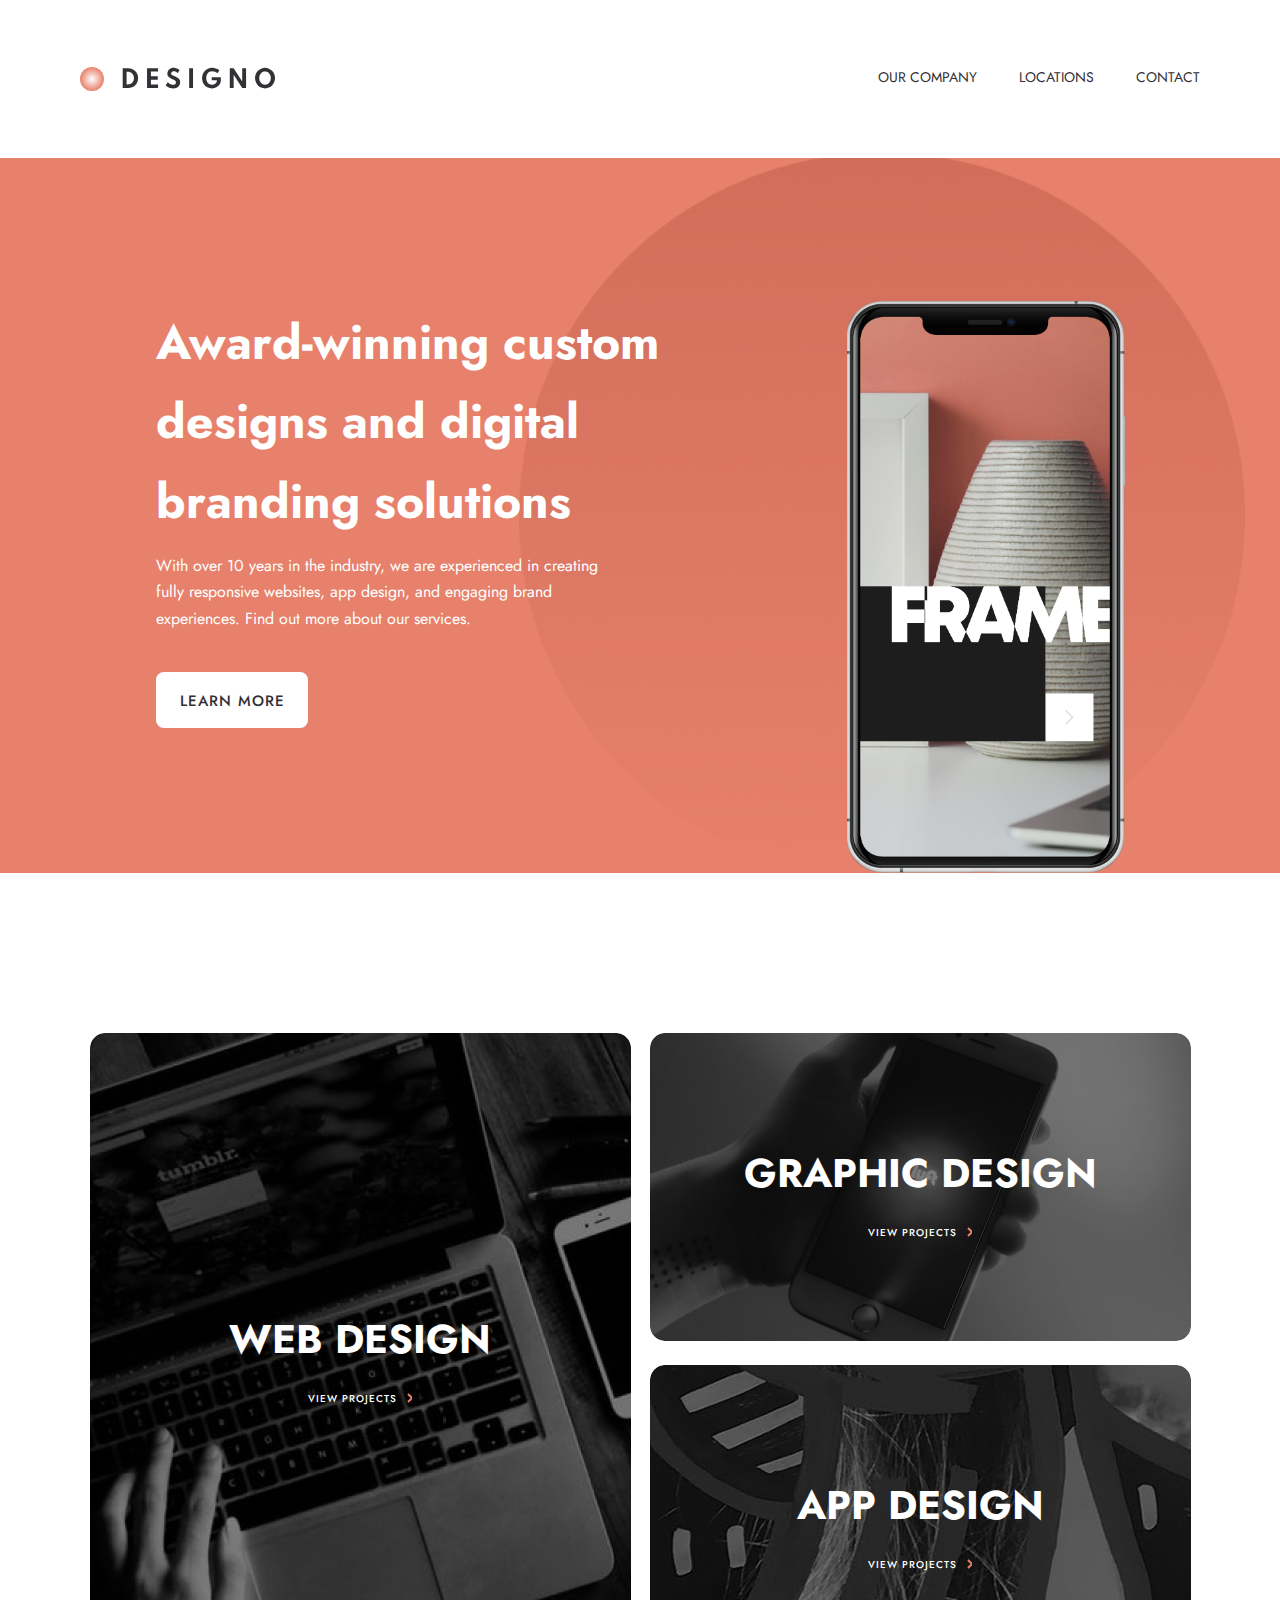
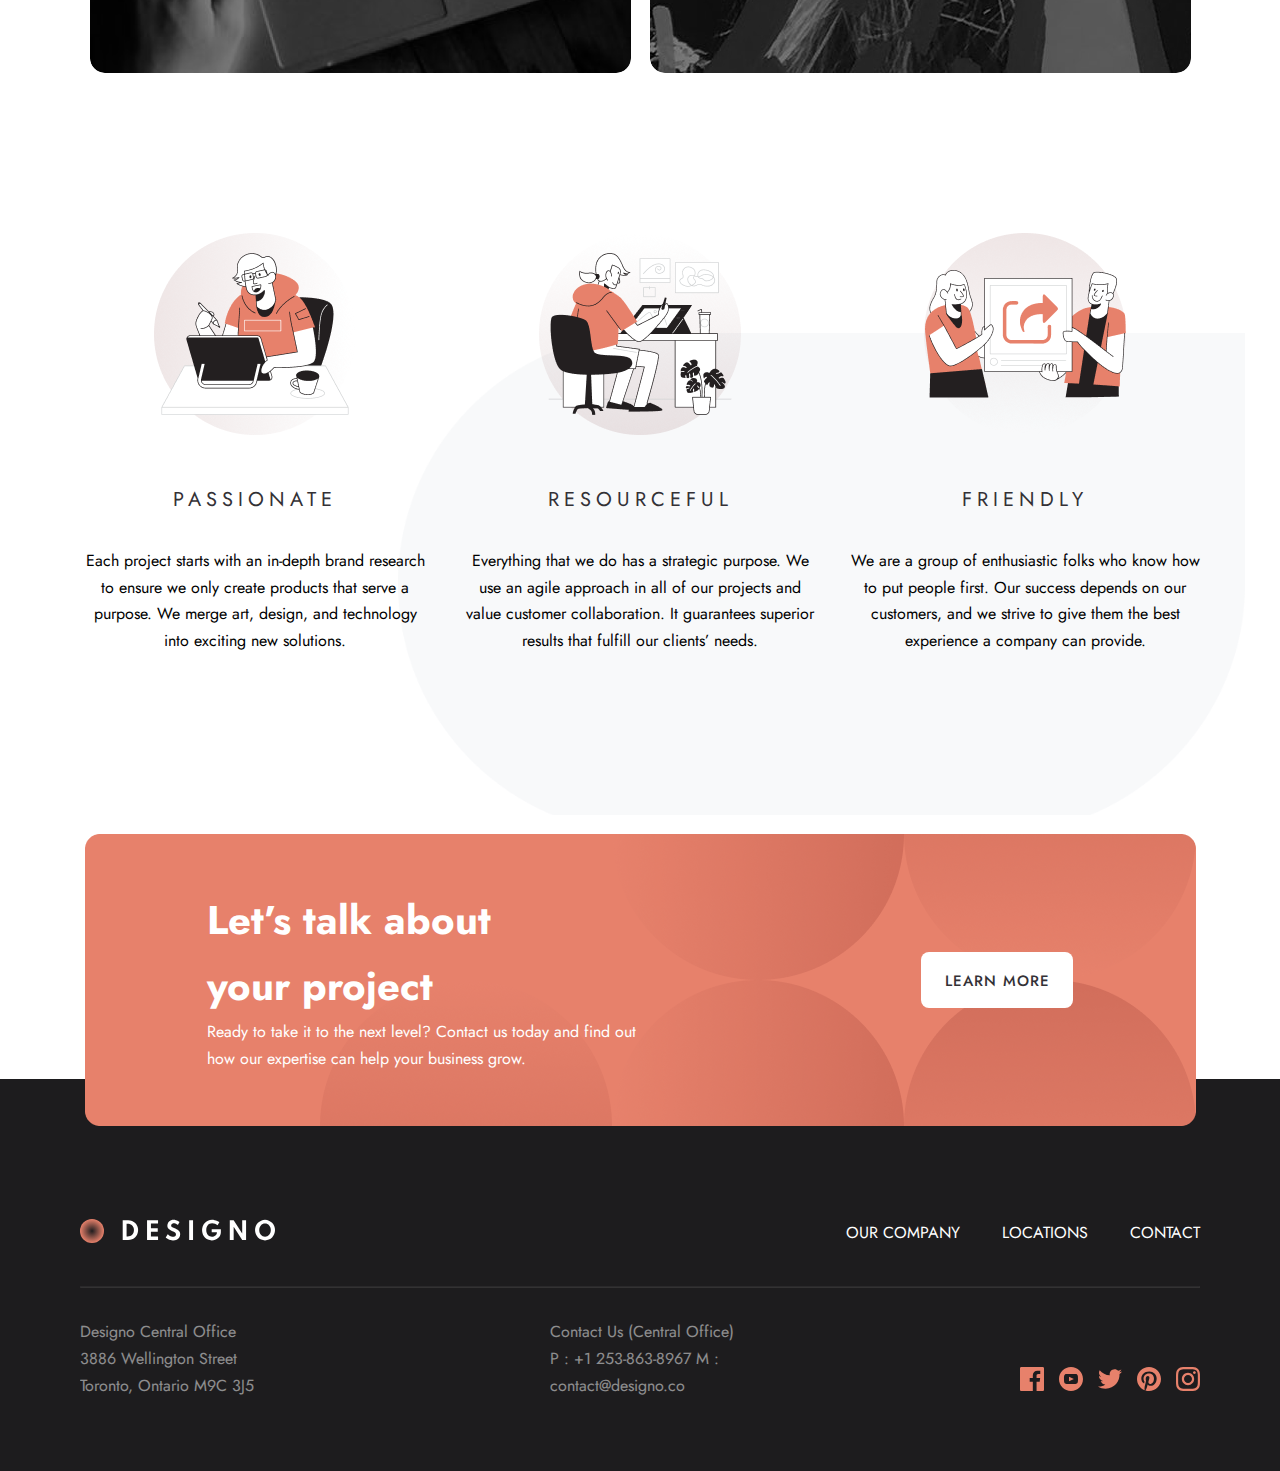
<file: index.html>
<!DOCTYPE html>
<html lang="en">
  <head>
    <meta charset="UTF-8" />
    <meta name="viewport" content="width=device-width, initial-scale=1.0" />
    <title>Home🏠</title>
    <link rel="icon" href="images/logoyim.png" />
    <link rel="stylesheet" href="css/style.css" />
    <link
      rel="stylesheet"
      href="https://cdnjs.cloudflare.com/ajax/libs/font-awesome/6.4.2/css/all.min.css"
      integrity="sha512-z3gLpd7yknf1YoNbCzqRKc4qyor8gaKU1qmn+CShxbuBusANI9QpRohGBreCFkKxLhei6S9CQXFEbbKuqLg0DA=="
      crossorigin="anonymous"
      referrerpolicy="no-referrer"
    />
  </head>
  <body>
    <!-- HEADER START -->
    <header class="header">
      <div class="header__container container">
        <a class="site-logo" href="index.html">
          <img
            class="header__logo"
            src="images/site-logo.svg"
            alt="sate-ligo"
            width="196"
            height="24"
          />
        </a>
        <nav class="sitenav">
          <ul class="sitenav__item">
            <li class="sitenav__link">
              <a class="sitenav__linka" href="OUR-COMPANY.html">OUR COMPANY</a>
            </li>
            <li class="sitenav__link">
              <a class="sitenav__linka" href="LOCATIONS.html">LOCATIONS</a>
            </li>
            <li class="sitenav__link">
              <a class="sitenav__linka" href="CONTACT.html">CONTACT</a>
            </li>
          </ul>
        </nav>
        <button class="site-toogler">
          <i class="fa-solid fa-bars"></i>
        </button>
      </div>
      <div class="site-hero">
        <div class="site-hero__container container">
          <div class="site-hero__content">
            <h1 class="site-hero__title">
              Award-winning custom designs and digital branding solutions
            </h1>
            <p class="site-hero__description">
              With over 10 years in the industry, we are experienced in creating
              fully responsive websites, app design, and engaging brand
              experiences. Find out more about our services.
            </p>
            <a class="dark-btn btn" href="#">Learn More</a>
          </div>
          <img
            class="site-hero__imges"
            src="images/site-phones.png"
            alt="site"
            width="278px"
            height="572"
          />
        </div>
      </div>
    </header>
    <!-- HEADER END -->

    <!-- MAIN START-->
    <main class="main">
      <section class="web-design">
        <div class="web-design__container container">
          <div class="web-design__right-img">
            <h2 class="web-design__h2">WEB DESIGN</h2>
            <a class="web-btn btn" href="#">
              <span class="web-btn__inner-wrapper">
                <span class="web-btn__text">VIEW PROJECTS</span>
                <span class="web-btn__icon">
                  <img src="images/strelka.svg" alt="" />
                </span>
              </span>
            </a>
          </div>
          <div class="web-design__left-img">
            <div class="left-img">
              <h2 class="left-img__h2">GRAPHIC DESIGN</h2>
              <a class="web-btn btn" href="#">
                <span class="web-btn__inner-wrapper">
                  <span class="web-btn__text">VIEW PROJECTS</span>
                  <span class="web-btn__icon">
                    <img src="images/strelka.svg" alt="s" />
                  </span>
                </span>
              </a>
            </div>
            <div class="left-img2">
              <h2 class="left-img2__h2">APP DESIGN</h2>
              <a class="web-btn btn" href="#">
                <span class="web-btn__inner-wrapper">
                  <span class="web-btn__text">VIEW PROJECTS</span>
                  <span class="web-btn__icon">
                    <img src="images/strelka.svg" alt="" />
                  </span>
                </span>
              </a>
            </div>
          </div>
        </div>
      </section>
      <section class="info-img">
        <div class="info-img__container container">
          <div class="info-img__content">
            <img
              class="info-img__images"
              src="images/developer-dev1.png"
              alt="site"
            />
            <div class="info-img__title">
              <h3 class="info-img__h3">PASSIONATE</h3>
              <p class="info-img__description">
                Each project starts with an in-depth brand research to ensure we
                only create products that serve a purpose. We merge art, design,
                and technology into exciting new solutions.
              </p>
            </div>
          </div>
          <div class="info-img__content">
            <img
              class="info-img__images"
              src="images/developer-dev2.png"
              alt="site"
            />
            <div class="info-img__title">
              <h3 class="info-img__h3">RESOURCEFUL</h3>
              <p class="info-img__description">
                Everything that we do has a strategic purpose. We use an agile
                approach in all of our projects and value customer
                collaboration. It guarantees superior results that fulfill our
                clients’ needs.
              </p>
            </div>
          </div>
          <div class="info-img__content">
            <img
              class="info-img__images"
              src="images/developerdev3.png"
              alt="site"
            />
            <div class="info-img__title">
              <h3 class="info-img__h3">FRIENDLY</h3>
              <p class="info-img__description">
                We are a group of enthusiastic folks who know how to put people
                first. Our success depends on our customers, and we strive to
                give them the best experience a company can provide.
              </p>
            </div>
          </div>
        </div>
      </section>
      <article class="site-article">
        <section class="pink-info">
          <div class="pink-info__container container">
            <div class="pink-info__bacground-div">
              <div class="pink-info__content">
                <h2 class="pink-info__h2">Let’s talk about your project</h2>
                <p class="pink-info__desription">
                  Ready to take it to the next level? Contact us today and find
                  out how our expertise can help your business grow.
                </p>
              </div>
            </div>
            <a class="dark-btn btn pink-button" href="#">Learn More</a>
          </div>
        </section>
      </article>
    </main>
    <!-- MAIN END-->

    <article class="site-footer">
      <!-- FOOTER START -->
      <footer class="footer">
        <div class="footer__container container">
          <div class="footer__nav">
            <a class="site-logo header__logo2" href="index.html">
              <img
                class="header__logo logo2"
                src="images/site-logo2.svg"
                alt="sate-ligo"
                width="202"
                height="27"
              />
            </a>
            <nav class="sitenav2">
              <ul class="sitenav__item">
                <li class="sitenav__link">
                  <a class="sitenav__linka2" href="OUR-COMPANY.html"
                    >OUR COMPANY</a
                  >
                </li>
                <li class="sitenav__link">
                  <a class="sitenav__linka2" href="LOCATIONS.html">LOCATIONS</a>
                </li>
                <li class="sitenav__link">
                  <a class="sitenav__linka2" href="CONTACT.html">CONTACT</a>
                </li>
              </ul>
            </nav>
          </div>
          <hr class="site-hr" />
          <div class="footer__nav2">
            <div class="footer__nav2__level2">
              <p class="footer__nav2__descriotin">
                <span>Designo Central Office <br /></span>3886 Wellington Street
                Toronto, Ontario M9C 3J5
              </p>
            </div>
            <div class="footer__nav2__level3">
              <p class="footer__nav2__descriotin2">
                Contact Us (Central Office)<br />P : +1 253-863-8967 M :
                contact@designo.co
              </p>
            </div>
            <div class="footer__nav2__svg">
              <a href="#">
                <svg
                  xmlns="http://www.w3.org/2000/svg"
                  width="24"
                  height="24"
                  viewBox="0 0 24 24"
                  fill="none"
                >
                  <path
                    d="M22.675 0H1.325C0.593 0 0 0.593 0 1.325V22.676C0 23.407 0.593 24 1.325 24H12.82V14.706H9.692V11.084H12.82V8.413C12.82 5.313 14.713 3.625 17.479 3.625C18.804 3.625 19.942 3.724 20.274 3.768V7.008L18.356 7.009C16.852 7.009 16.561 7.724 16.561 8.772V11.085H20.148L19.681 14.707H16.561V24H22.677C23.407 24 24 23.407 24 22.675V1.325C24 0.593 23.407 0 22.675 0Z"
                    fill="#E7816B"
                  />
                </svg>
              </a>
              <a href="#">
                <svg
                  xmlns="http://www.w3.org/2000/svg"
                  width="24"
                  height="24"
                  viewBox="0 0 24 24"
                  fill="none"
                >
                  <path
                    fill-rule="evenodd"
                    clip-rule="evenodd"
                    d="M12 0C5.373 0 0 5.373 0 12C0 18.627 5.373 24 12 24C18.627 24 24 18.627 24 12C24 5.373 18.627 0 12 0ZM16.441 16.892C14.339 17.036 9.657 17.036 7.558 16.892C5.282 16.736 5.017 15.622 5 12C5.017 8.371 5.285 7.264 7.558 7.108C9.657 6.964 14.34 6.964 16.441 7.108C18.718 7.264 18.982 8.378 19 12C18.982 15.629 18.715 16.736 16.441 16.892ZM14.917 11.996L10 9.658V14.342L14.917 11.996Z"
                    fill="#E7816B"
                  />
                </svg>
              </a>
              <a href="#">
                <svg
                  xmlns="http://www.w3.org/2000/svg"
                  width="24"
                  height="20"
                  viewBox="0 0 24 20"
                  fill="none"
                >
                  <path
                    d="M24 2.55705C23.117 2.94905 22.168 3.21305 21.172 3.33205C22.189 2.72305 22.97 1.75805 23.337 0.608047C22.386 1.17205 21.332 1.58205 20.21 1.80305C19.313 0.846047 18.032 0.248047 16.616 0.248047C13.437 0.248047 11.101 3.21405 11.819 6.29305C7.728 6.08805 4.1 4.12805 1.671 1.14905C0.381 3.36205 1.002 6.25705 3.194 7.72305C2.388 7.69705 1.628 7.47605 0.965 7.10705C0.911 9.38805 2.546 11.522 4.914 11.997C4.221 12.185 3.462 12.229 2.69 12.081C3.316 14.037 5.134 15.46 7.29 15.5C5.22 17.123 2.612 17.848 0 17.54C2.179 18.937 4.768 19.752 7.548 19.752C16.69 19.752 21.855 12.031 21.543 5.10605C22.505 4.41105 23.34 3.54405 24 2.55705Z"
                    fill="#E7816B"
                  />
                </svg>
              </a>
              <a href="#">
                <svg
                  xmlns="http://www.w3.org/2000/svg"
                  width="24"
                  height="24"
                  viewBox="0 0 24 24"
                  fill="none"
                >
                  <path
                    d="M12 0C5.373 0 0 5.372 0 12C0 17.084 3.163 21.426 7.627 23.174C7.522 22.225 7.427 20.769 7.669 19.733C7.887 18.796 9.076 13.768 9.076 13.768C9.076 13.768 8.717 13.049 8.717 11.986C8.717 10.318 9.684 9.072 10.888 9.072C11.911 9.072 12.406 9.841 12.406 10.762C12.406 11.791 11.751 13.33 11.412 14.757C11.129 15.951 12.011 16.926 13.189 16.926C15.322 16.926 16.961 14.677 16.961 11.431C16.961 8.558 14.897 6.549 11.949 6.549C8.535 6.549 6.531 9.11 6.531 11.756C6.531 12.787 6.928 13.894 7.424 14.494C7.522 14.613 7.536 14.718 7.507 14.839L7.174 16.199C7.121 16.419 7 16.466 6.772 16.36C5.273 15.662 4.336 13.471 4.336 11.711C4.336 7.926 7.086 4.449 12.265 4.449C16.428 4.449 19.663 7.416 19.663 11.38C19.663 15.516 17.056 18.844 13.436 18.844C12.22 18.844 11.077 18.213 10.686 17.466L9.938 20.319C9.667 21.362 8.936 22.669 8.446 23.465C9.57 23.812 10.763 24 12 24C18.627 24 24 18.627 24 12C24 5.372 18.627 0 12 0Z"
                    fill="#E7816B"
                  />
                </svg>
              </a>
              <a href="#">
                <svg
                  xmlns="http://www.w3.org/2000/svg"
                  width="24"
                  height="24"
                  viewBox="0 0 24 24"
                  fill="none"
                >
                  <path
                    fill-rule="evenodd"
                    clip-rule="evenodd"
                    d="M12 0C8.741 0 8.333 0.014 7.053 0.072C2.695 0.272 0.273 2.69 0.073 7.052C0.014 8.333 0 8.741 0 12C0 15.259 0.014 15.668 0.072 16.948C0.272 21.306 2.69 23.728 7.052 23.928C8.333 23.986 8.741 24 12 24C15.259 24 15.668 23.986 16.948 23.928C21.302 23.728 23.73 21.31 23.927 16.948C23.986 15.668 24 15.259 24 12C24 8.741 23.986 8.333 23.928 7.053C23.732 2.699 21.311 0.273 16.949 0.073C15.668 0.014 15.259 0 12 0ZM12 2.163C15.204 2.163 15.584 2.175 16.85 2.233C20.102 2.381 21.621 3.924 21.769 7.152C21.827 8.417 21.838 8.797 21.838 12.001C21.838 15.206 21.826 15.585 21.769 16.85C21.62 20.075 20.105 21.621 16.85 21.769C15.584 21.827 15.206 21.839 12 21.839C8.796 21.839 8.416 21.827 7.151 21.769C3.891 21.62 2.38 20.07 2.232 16.849C2.174 15.584 2.162 15.205 2.162 12C2.162 8.796 2.175 8.417 2.232 7.151C2.381 3.924 3.896 2.38 7.151 2.232C8.417 2.175 8.796 2.163 12 2.163ZM5.838 12C5.838 8.597 8.597 5.838 12 5.838C15.403 5.838 18.162 8.597 18.162 12C18.162 15.404 15.403 18.163 12 18.163C8.597 18.163 5.838 15.403 5.838 12ZM12 16C9.791 16 8 14.21 8 12C8 9.791 9.791 8 12 8C14.209 8 16 9.791 16 12C16 14.21 14.209 16 12 16ZM16.965 5.595C16.965 4.8 17.61 4.155 18.406 4.155C19.201 4.155 19.845 4.8 19.845 5.595C19.845 6.39 19.201 7.035 18.406 7.035C17.61 7.035 16.965 6.39 16.965 5.595Z"
                    fill="#E7816B"
                  />
                </svg>
              </a>
            </div>
          </div>
        </div>
      </footer>
      <!-- FOOTER END -->
    </article>
  </body>
</html>
</file>
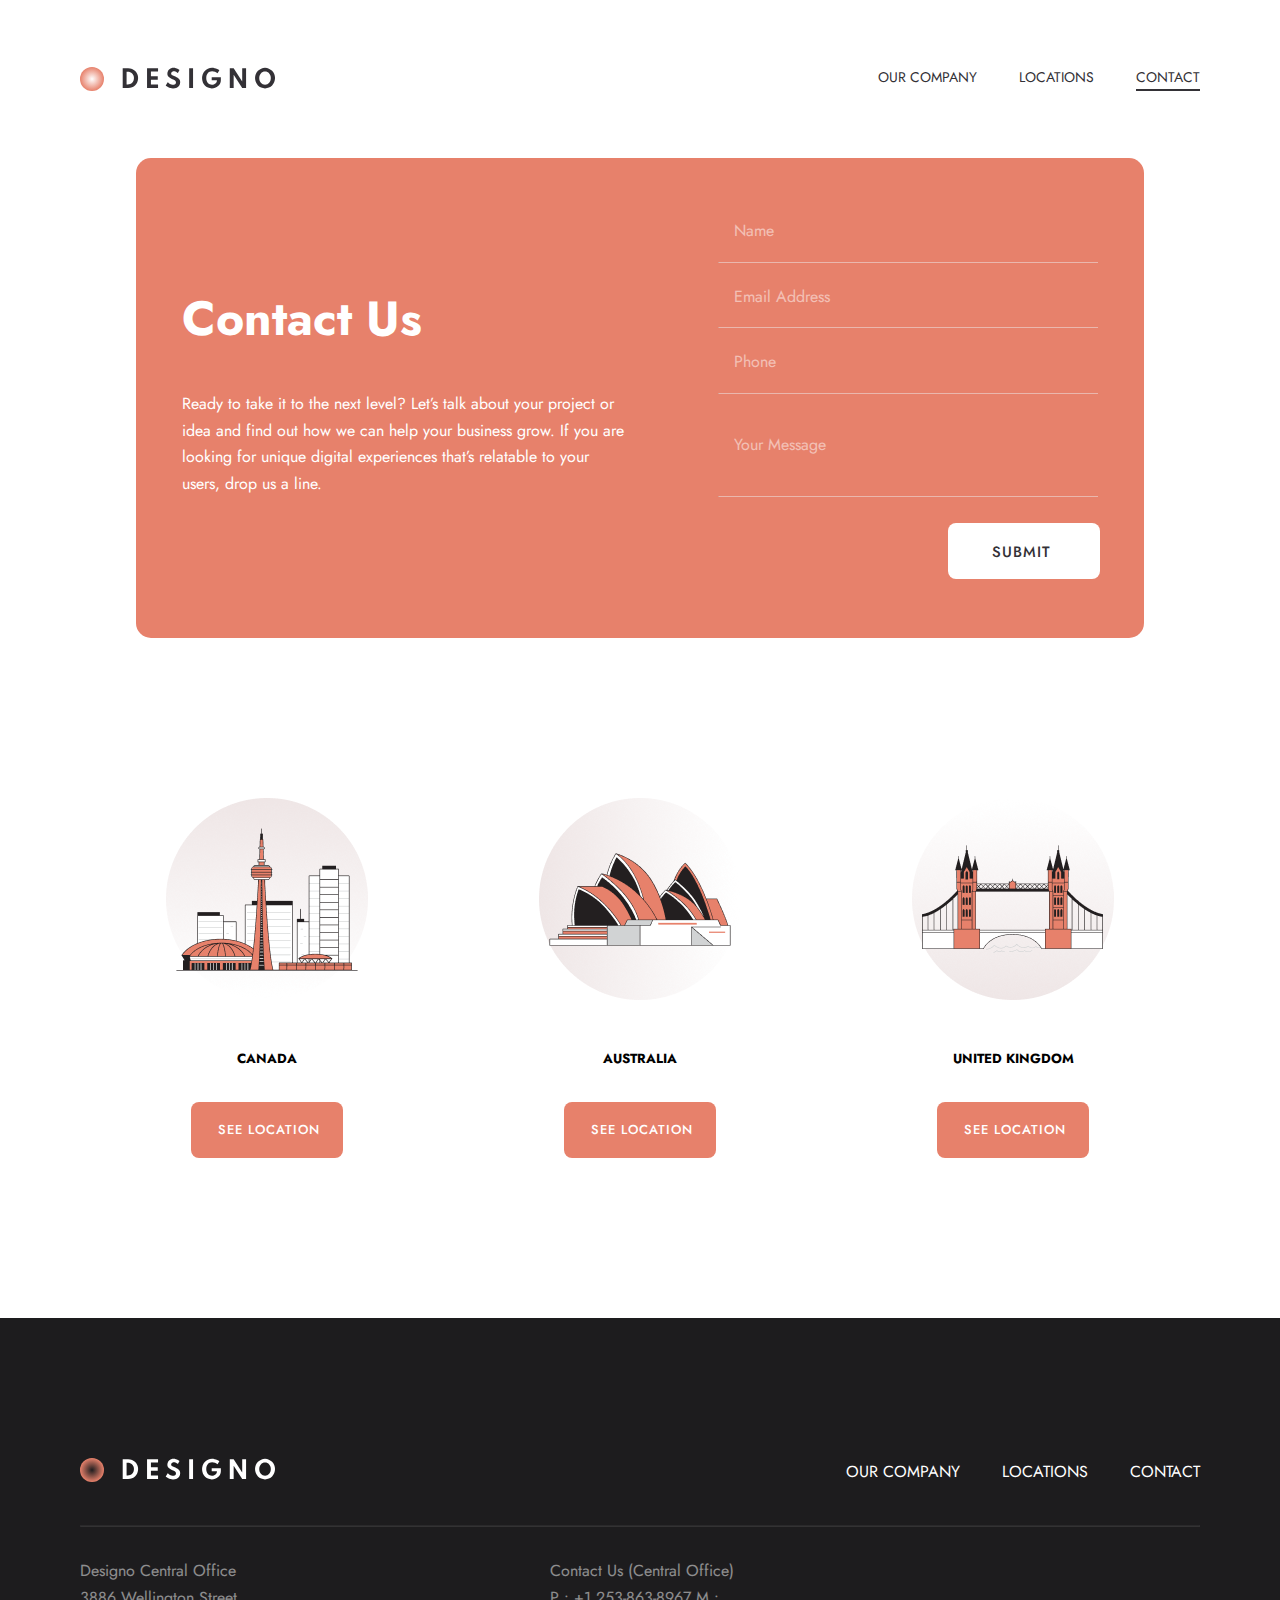
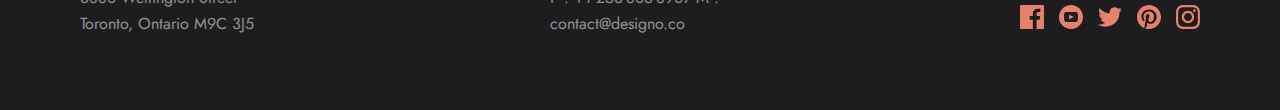
<file: CONTACT.html>
<!DOCTYPE html>
<html lang="en">
  <head>
    <meta charset="UTF-8" />
    <meta name="viewport" content="width=device-width, initial-scale=1.0" />
    <title>Contact ☎</title>
    <link rel="stylesheet" href="css/style.css" />
    <link
      rel="stylesheet"
      href="https://cdnjs.cloudflare.com/ajax/libs/font-awesome/6.4.2/css/all.min.css"
      integrity="sha512-z3gLpd7yknf1YoNbCzqRKc4qyor8gaKU1qmn+CShxbuBusANI9QpRohGBreCFkKxLhei6S9CQXFEbbKuqLg0DA=="
      crossorigin="anonymous"
      referrerpolicy="no-referrer"
    />
  </head>
  <body>
    <!-- HEADER START -->
    <header class="header">
      <div class="header__container container">
        <a class="site-logo" href="index.html">
          <img
            class="header__logo"
            src="images/site-logo.svg"
            alt="sate-ligo"
            width="196"
            height="24"
          />
        </a>
        <nav class="sitenav">
          <ul class="sitenav__item">
            <li class="sitenav__link">
              <a class="sitenav__linka" href="OUR-COMPANY.html">OUR COMPANY</a>
            </li>
            <li class="sitenav__link">
              <a class="sitenav__linka" href="LOCATIONS.html">LOCATIONS</a>
            </li>
            <li class="sitenav__link">
              <a class="sitenav__linka active" href="CONTACT.html">CONTACT</a>
            </li>
          </ul>
        </nav>
        <button class="site-toogler">
          <i class="fa-solid fa-bars"></i>
        </button>
      </div>
    </header>
    <!-- HEADER END -->

    <!-- MAIN START-->
    <main class="main">
      <section class="contact">
        <div class="contact__container container">
          <div class="contact__registratsiya">
            <div class="contact__content">
              <h1 class="contact__content__title">Contact Us</h1>
              <p class="contact__content__description">
                Ready to take it to the next level? Let’s talk about your
                project or idea and find out how we can help your business grow.
                If you are looking for unique digital experiences that’s
                relatable to your users, drop us a line.
              </p>
            </div>
            <div class="contact__registir">
              <input
                class="input"
                type="username"
                name="username"
                placeholder="Name"
              />
              <hr class="hr" />
              <input
                class="input"
                type="email"
                name="email"
                placeholder="Email Address"
              />
              <hr class="hr" />
              <input
                class="input"
                type="phone"
                name="phone"
                placeholder="Phone"
              />
              <hr class="hr" />
              <input
                class="katta__input"
                type="text"
                name="text"
                placeholder="Your Message"
              />
              <hr class="hr" />
              <br />
              <div class="site-button">
                <a class="dark-btn btn regis-but2" href="#"
                  ><span class="regis-but">Submit</span></a
                >
              </div>
            </div>
          </div>
        </div>
      </section>
      <section class="truzim">
        <div class="truzim__container container">
          <div class="truzim__info">
            <img
              class="truzim__images"
              src="images/truzimuz1.png"
              alt="site"
              width="202"
              height="202"
            />
            <h5 class="truzim__h5">CANADA</h5>
            <a class="light-btn btn" href="#">SEE LOCATION</a>
          </div>
          <div class="truzim__info">
            <img
              class="truzim__images"
              src="images/truzimuz2.png"
              alt="site"
              width="202"
              height="202"
            />
            <h5 class="truzim__h5">AUSTRALIA</h5>
            <a class="light-btn btn" href="#">SEE LOCATION</a>
          </div>
          <div class="truzim__info">
            <img
              class="truzim__images"
              src="images/truzimuz3.png"
              alt="site"
              width="202"
              height="202"
            />
            <h5 class="truzim__h5">UNITED KINGDOM</h5>
            <a class="light-btn btn" href="#">SEE LOCATION</a>
          </div>
        </div>
      </section>
    </main>
    <!-- MAIN END-->

    <article class="site-footer">
      <!-- FOOTER START -->
      <footer class="footer">
        <div class="footer__container container">
          <div class="footer__nav">
            <a class="site-logo header__logo2" href="index.html">
              <img
                class="header__logo"
                src="images/site-logo2.svg"
                alt="sate-ligo"
                width="202"
                height="27"
              />
            </a>
            <nav class="sitenav">
              <ul class="sitenav__item">
                <li class="sitenav__link">
                  <a class="sitenav__linka2" href="OUR-COMPANY.html"
                    >OUR COMPANY</a
                  >
                </li>
                <li class="sitenav__link">
                  <a class="sitenav__linka2" href="LOCATIONS.html">LOCATIONS</a>
                </li>
                <li class="sitenav__link">
                  <a class="sitenav__linka2" href="CONTACT.html">CONTACT</a>
                </li>
              </ul>
            </nav>
          </div>
          <hr class="site-hr" />
          <div class="footer__nav2">
            <div class="footer__nav2__level2">
              <p class="footer__nav2__descriotin">
                <span>Designo Central Office <br /></span>3886 Wellington Street
                Toronto, Ontario M9C 3J5
              </p>
            </div>
            <div class="footer__nav2__level3">
              <p class="footer__nav2__descriotin2">
                Contact Us (Central Office)<br />P : +1 253-863-8967 M :
                contact@designo.co
              </p>
            </div>
            <div class="footer__nav2__svg">
              <a href="#">
                <svg
                  xmlns="http://www.w3.org/2000/svg"
                  width="24"
                  height="24"
                  viewBox="0 0 24 24"
                  fill="none"
                >
                  <path
                    d="M22.675 0H1.325C0.593 0 0 0.593 0 1.325V22.676C0 23.407 0.593 24 1.325 24H12.82V14.706H9.692V11.084H12.82V8.413C12.82 5.313 14.713 3.625 17.479 3.625C18.804 3.625 19.942 3.724 20.274 3.768V7.008L18.356 7.009C16.852 7.009 16.561 7.724 16.561 8.772V11.085H20.148L19.681 14.707H16.561V24H22.677C23.407 24 24 23.407 24 22.675V1.325C24 0.593 23.407 0 22.675 0Z"
                    fill="#E7816B"
                  />
                </svg>
              </a>
              <a href="#">
                <svg
                  xmlns="http://www.w3.org/2000/svg"
                  width="24"
                  height="24"
                  viewBox="0 0 24 24"
                  fill="none"
                >
                  <path
                    fill-rule="evenodd"
                    clip-rule="evenodd"
                    d="M12 0C5.373 0 0 5.373 0 12C0 18.627 5.373 24 12 24C18.627 24 24 18.627 24 12C24 5.373 18.627 0 12 0ZM16.441 16.892C14.339 17.036 9.657 17.036 7.558 16.892C5.282 16.736 5.017 15.622 5 12C5.017 8.371 5.285 7.264 7.558 7.108C9.657 6.964 14.34 6.964 16.441 7.108C18.718 7.264 18.982 8.378 19 12C18.982 15.629 18.715 16.736 16.441 16.892ZM14.917 11.996L10 9.658V14.342L14.917 11.996Z"
                    fill="#E7816B"
                  />
                </svg>
              </a>
              <a href="#">
                <svg
                  xmlns="http://www.w3.org/2000/svg"
                  width="24"
                  height="20"
                  viewBox="0 0 24 20"
                  fill="none"
                >
                  <path
                    d="M24 2.55705C23.117 2.94905 22.168 3.21305 21.172 3.33205C22.189 2.72305 22.97 1.75805 23.337 0.608047C22.386 1.17205 21.332 1.58205 20.21 1.80305C19.313 0.846047 18.032 0.248047 16.616 0.248047C13.437 0.248047 11.101 3.21405 11.819 6.29305C7.728 6.08805 4.1 4.12805 1.671 1.14905C0.381 3.36205 1.002 6.25705 3.194 7.72305C2.388 7.69705 1.628 7.47605 0.965 7.10705C0.911 9.38805 2.546 11.522 4.914 11.997C4.221 12.185 3.462 12.229 2.69 12.081C3.316 14.037 5.134 15.46 7.29 15.5C5.22 17.123 2.612 17.848 0 17.54C2.179 18.937 4.768 19.752 7.548 19.752C16.69 19.752 21.855 12.031 21.543 5.10605C22.505 4.41105 23.34 3.54405 24 2.55705Z"
                    fill="#E7816B"
                  />
                </svg>
              </a>
              <a href="#">
                <svg
                  xmlns="http://www.w3.org/2000/svg"
                  width="24"
                  height="24"
                  viewBox="0 0 24 24"
                  fill="none"
                >
                  <path
                    d="M12 0C5.373 0 0 5.372 0 12C0 17.084 3.163 21.426 7.627 23.174C7.522 22.225 7.427 20.769 7.669 19.733C7.887 18.796 9.076 13.768 9.076 13.768C9.076 13.768 8.717 13.049 8.717 11.986C8.717 10.318 9.684 9.072 10.888 9.072C11.911 9.072 12.406 9.841 12.406 10.762C12.406 11.791 11.751 13.33 11.412 14.757C11.129 15.951 12.011 16.926 13.189 16.926C15.322 16.926 16.961 14.677 16.961 11.431C16.961 8.558 14.897 6.549 11.949 6.549C8.535 6.549 6.531 9.11 6.531 11.756C6.531 12.787 6.928 13.894 7.424 14.494C7.522 14.613 7.536 14.718 7.507 14.839L7.174 16.199C7.121 16.419 7 16.466 6.772 16.36C5.273 15.662 4.336 13.471 4.336 11.711C4.336 7.926 7.086 4.449 12.265 4.449C16.428 4.449 19.663 7.416 19.663 11.38C19.663 15.516 17.056 18.844 13.436 18.844C12.22 18.844 11.077 18.213 10.686 17.466L9.938 20.319C9.667 21.362 8.936 22.669 8.446 23.465C9.57 23.812 10.763 24 12 24C18.627 24 24 18.627 24 12C24 5.372 18.627 0 12 0Z"
                    fill="#E7816B"
                  />
                </svg>
              </a>
              <a href="#">
                <svg
                  xmlns="http://www.w3.org/2000/svg"
                  width="24"
                  height="24"
                  viewBox="0 0 24 24"
                  fill="none"
                >
                  <path
                    fill-rule="evenodd"
                    clip-rule="evenodd"
                    d="M12 0C8.741 0 8.333 0.014 7.053 0.072C2.695 0.272 0.273 2.69 0.073 7.052C0.014 8.333 0 8.741 0 12C0 15.259 0.014 15.668 0.072 16.948C0.272 21.306 2.69 23.728 7.052 23.928C8.333 23.986 8.741 24 12 24C15.259 24 15.668 23.986 16.948 23.928C21.302 23.728 23.73 21.31 23.927 16.948C23.986 15.668 24 15.259 24 12C24 8.741 23.986 8.333 23.928 7.053C23.732 2.699 21.311 0.273 16.949 0.073C15.668 0.014 15.259 0 12 0ZM12 2.163C15.204 2.163 15.584 2.175 16.85 2.233C20.102 2.381 21.621 3.924 21.769 7.152C21.827 8.417 21.838 8.797 21.838 12.001C21.838 15.206 21.826 15.585 21.769 16.85C21.62 20.075 20.105 21.621 16.85 21.769C15.584 21.827 15.206 21.839 12 21.839C8.796 21.839 8.416 21.827 7.151 21.769C3.891 21.62 2.38 20.07 2.232 16.849C2.174 15.584 2.162 15.205 2.162 12C2.162 8.796 2.175 8.417 2.232 7.151C2.381 3.924 3.896 2.38 7.151 2.232C8.417 2.175 8.796 2.163 12 2.163ZM5.838 12C5.838 8.597 8.597 5.838 12 5.838C15.403 5.838 18.162 8.597 18.162 12C18.162 15.404 15.403 18.163 12 18.163C8.597 18.163 5.838 15.403 5.838 12ZM12 16C9.791 16 8 14.21 8 12C8 9.791 9.791 8 12 8C14.209 8 16 9.791 16 12C16 14.21 14.209 16 12 16ZM16.965 5.595C16.965 4.8 17.61 4.155 18.406 4.155C19.201 4.155 19.845 4.8 19.845 5.595C19.845 6.39 19.201 7.035 18.406 7.035C17.61 7.035 16.965 6.39 16.965 5.595Z"
                    fill="#E7816B"
                  />
                </svg>
              </a>
            </div>
          </div>
        </div>
      </footer>
      <!-- FOOTER END -->
    </article>
  </body>
</html>
</file>
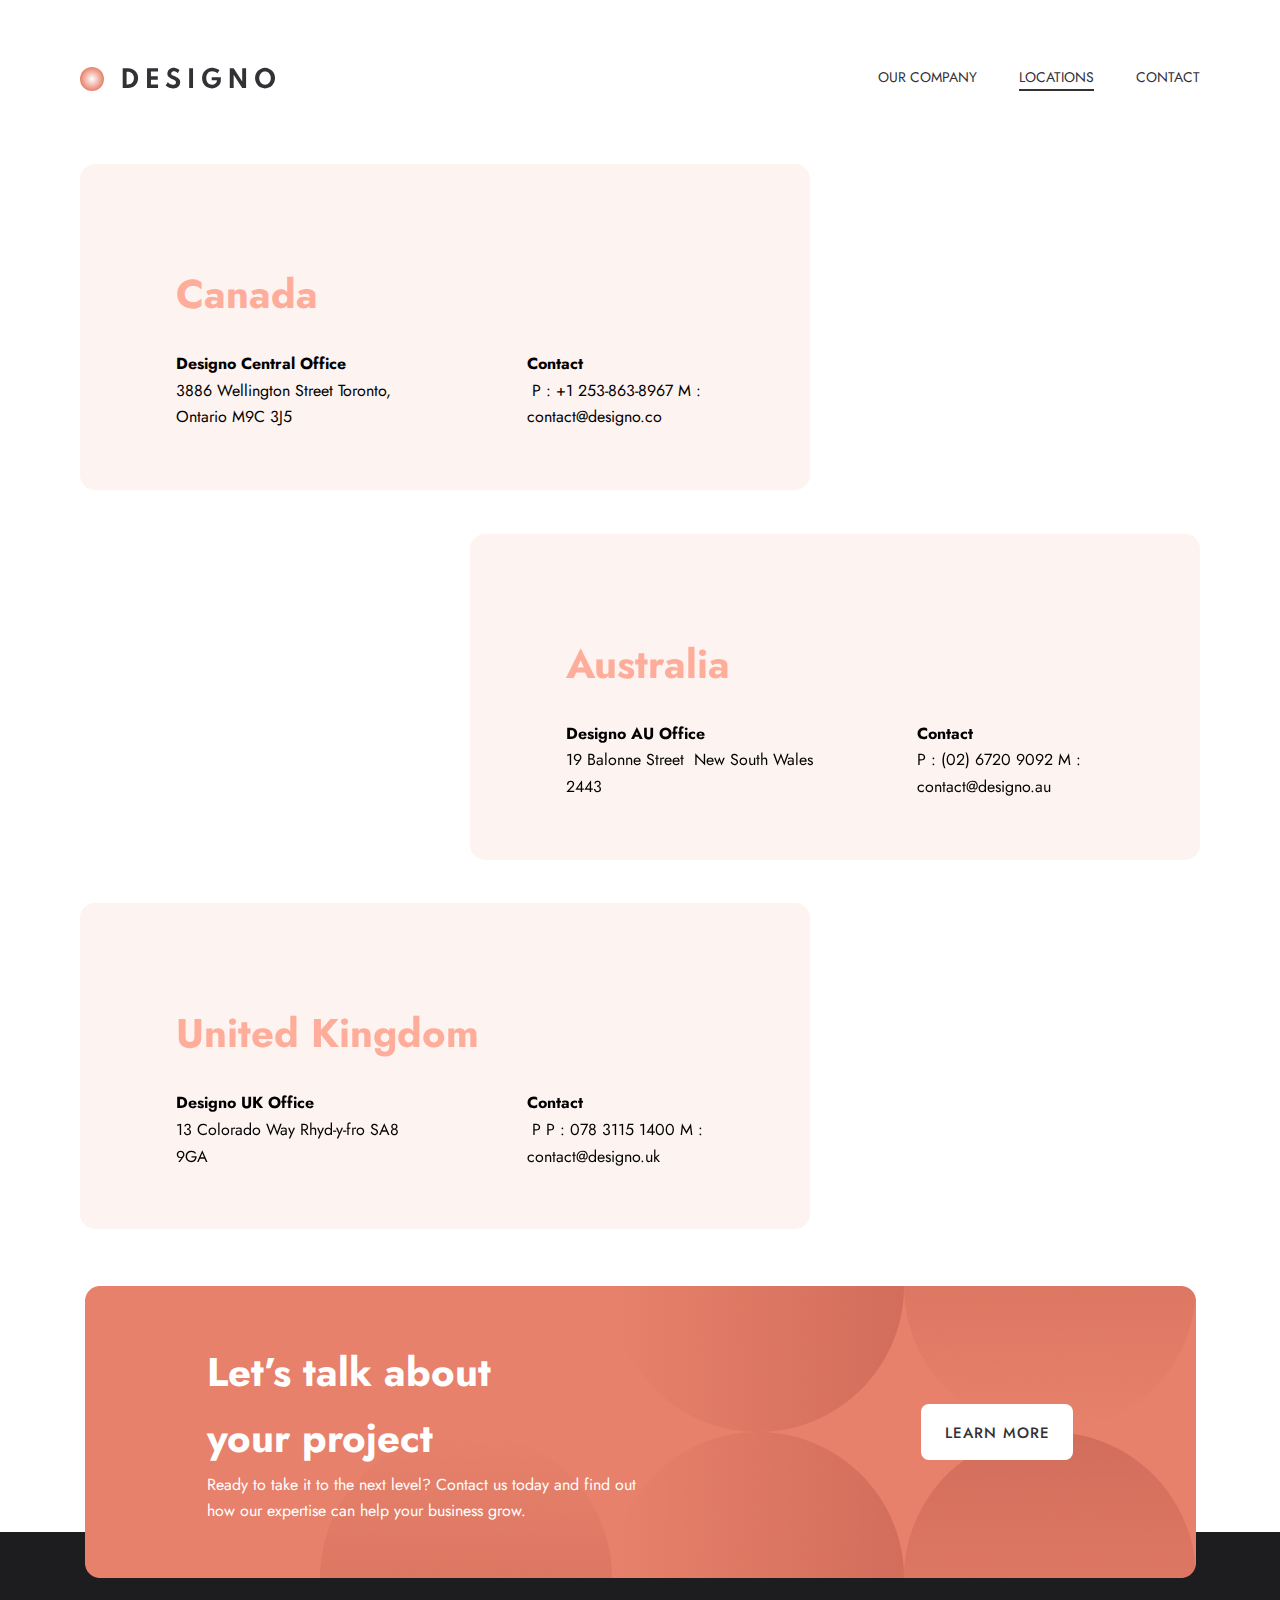
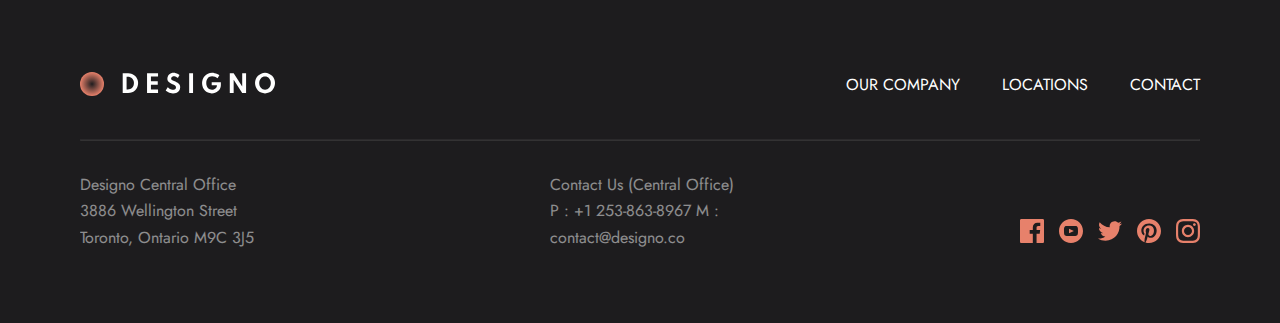
<file: LOCATIONS.html>
<!DOCTYPE html>
<html lang="en">
  <head>
    <meta charset="UTF-8" />
    <meta name="viewport" content="width=device-width, initial-scale=1.0" />
    <title>locations📍</title>
    <link rel="stylesheet" href="css/style.css" />
    <link
      rel="stylesheet"
      href="https://cdnjs.cloudflare.com/ajax/libs/font-awesome/6.4.2/css/all.min.css"
      integrity="sha512-z3gLpd7yknf1YoNbCzqRKc4qyor8gaKU1qmn+CShxbuBusANI9QpRohGBreCFkKxLhei6S9CQXFEbbKuqLg0DA=="
      crossorigin="anonymous"
      referrerpolicy="no-referrer"
    />
  </head>
  <body>
    <!-- HEADER START -->
    <header class="header">
      <div class="header__container container">
        <a class="site-logo" href="index.html">
          <img
            class="header__logo"
            src="images/site-logo.svg"
            alt="sate-ligo"
            width="196"
            height="24"
          />
        </a>
        <nav class="sitenav">
          <ul class="sitenav__item">
            <li class="sitenav__link">
              <a class="sitenav__linka" href="OUR-COMPANY.html">OUR COMPANY</a>
            </li>
            <li class="sitenav__link">
              <a class="sitenav__linka active" href="LOCATIONS.html"
                >LOCATIONS</a
              >
            </li>
            <li class="sitenav__link">
              <a class="sitenav__linka" href="CONTACT.html">CONTACT</a>
            </li>
          </ul>
        </nav>
        <button class="site-toogler">
          <i class="fa-solid fa-bars"></i>
        </button>
      </div>
    </header>
    <!-- HEADER END -->

    <!-- MAIN START-->
    <main class="main">
      <section class="lokatsiya-info">
        <div class="lokatsiya-info__container container">
          <dir class="lokatsiya-info__div1">
            <span class="lokatsiya-info__sp"><h2>Canada</h2></span>
            <div class="lokatsiya-info__div2">
            <div class="lokatsiya-info__spdiv"><p><span class="sp">Designo Central Office <br></span>
              3886 Wellington Street Toronto, Ontario M9C 3J5</p></div>
              <div class="lokatsiya-info__spdiv"><p><span class="sp">Contact</span> <br> P : +1 253-863-8967
                M : contact@designo.co</p></div>
              </dir>
          <div class="lokatsiya-info__div"><iframe
            src="https://www.google.com/maps/embed?pb=!1m18!1m12!1m3!1d6183581.650914574!2d67.80076796927666!3d40.82078107432744!2m3!1f0!2f0!3f0!3m2!1i1024!2i768!4f13.1!3m3!1m2!1s0x38ae8b20a5d676b1%3A0xca0a6dad7e841e20!2z0KPQt9Cx0LXQutC40YHRgtCw0L0!5e0!3m2!1sru!2s!4v1692544702596!5m2!1sru!2s"
            width=350"
            height="329"
            style="border-radius: 16px; border: 0;"
            allowfullscreen=""
            loading="lazy"
            referrerpolicy="no-referrer-when-downgrade"
          ></iframe></div>
        </div>
        </div>
      </section>
      <section class="lokatsiya-info">
        <div class="lokatsiya-info__container container">
          <dir class="lokatsiya-info__div1">
            <span class="lokatsiya-info__sp"><h2>Australia</h2></span>
            <div class="lokatsiya-info__div2">
            <div class="lokatsiya-info__spdiv"><p><span class="sp">Designo AU Office<br></span>
              19 Balonne Street       New South Wales 2443</p></div>
              <div class="lokatsiya-info__spdiv"><p><span class="sp">Contact</span> <br>P : (02) 6720 9092
                M : contact@designo.au</p></div>
              </dir>
          <div class="lokatsiya-info__div iframe"><iframe
            src="https://www.google.com/maps/embed?pb=!1m18!1m12!1m3!1d6183581.650914574!2d67.80076796927666!3d40.82078107432744!2m3!1f0!2f0!3f0!3m2!1i1024!2i768!4f13.1!3m3!1m2!1s0x38ae8b20a5d676b1%3A0xca0a6dad7e841e20!2z0KPQt9Cx0LXQutC40YHRgtCw0L0!5e0!3m2!1sru!2s!4v1692544702596!5m2!1sru!2s"
            width=350"
            height="329"
            style="border-radius: 16px; border: 0;"
            allowfullscreen=""
            loading="lazy"
            referrerpolicy="no-referrer-when-downgrade"
          ></iframe></div>
        </div>
        </div>
      </section>
      <section class="lokatsiya-info">
        <div class="lokatsiya-info__container container">
          <dir class="lokatsiya-info__div1">
            <span class="lokatsiya-info__sp"><h2>United Kingdom</h2></span>
            <div class="lokatsiya-info__div2">
            <div class="lokatsiya-info__spdiv"><p><span class="sp">Designo UK Office <br></span>
              13  Colorado Way Rhyd-y-fro SA8 9GA</p></div>
              <div class="lokatsiya-info__spdiv"><p><span class="sp">Contact</span> <br> P P : 078 3115 1400
                M : contact@designo.uk</p></div>
              </dir>
          <div class="lokatsiya-info__div"><iframe
            src="https://www.google.com/maps/embed?pb=!1m18!1m12!1m3!1d6183581.650914574!2d67.80076796927666!3d40.82078107432744!2m3!1f0!2f0!3f0!3m2!1i1024!2i768!4f13.1!3m3!1m2!1s0x38ae8b20a5d676b1%3A0xca0a6dad7e841e20!2z0KPQt9Cx0LXQutC40YHRgtCw0L0!5e0!3m2!1sru!2s!4v1692544702596!5m2!1sru!2s"
            width=350"
            height="329"
            style="border-radius: 16px; border: 0;"
            allowfullscreen=""
            loading="lazy"
            referrerpolicy="no-referrer-when-downgrade"
          ></iframe></div>
        </div>
        </div>
      </section>
      <!-- uyuyfyiryiririri -->
      <article class="site-article">
        <section class="pink-info">
          <div class="pink-info__container container">
            <div class="pink-info__bacground-div">
              <div class="pink-info__content">
                <h2 class="pink-info__h2">Let’s talk about your project</h2>
                <p class="pink-info__desription">
                  Ready to take it to the next level? Contact us today and find
                  out how our expertise can help your business grow.
                </p>
              </div>
            </div>
            <a class="dark-btn btn pink-button" href="#">Learn More</a>
          </div>
        </section>
      </article>
    </main>
    <!-- MAIN END-->

    <article class="site-footer">
      <!-- FOOTER START -->
      <footer class="footer">
        <div class="footer__container container">
          <div class="footer__nav">
            <a class="site-logo header__logo2" href="index.html">
              <img
                class="header__logo"
                src="images/site-logo2.svg"
                alt="sate-ligo"
                width="202"
                height="27"
              />
            </a>
            <nav class="sitenav">
              <ul class="sitenav__item">
                <li class="sitenav__link">
                  <a class="sitenav__linka2" href="OUR-COMPANY.html">OUR COMPANY</a>
                </li>
                <li class="sitenav__link">
                  <a class="sitenav__linka2" href="LOCATIONS.html">LOCATIONS</a>
                </li>
                <li class="sitenav__link">
                  <a class="sitenav__linka2" href="CONTACT.html">CONTACT</a>
                </li>
              </ul>
            </nav>
          </div>
          <hr class="site-hr" />
          <div class="footer__nav2">
            <div class="footer__nav2__level2">
              <p class="footer__nav2__descriotin">
                <span>Designo Central Office <br /></span>3886 Wellington Street
                Toronto, Ontario M9C 3J5
              </p>
            </div>
            <div class="footer__nav2__level3">
              <p class="footer__nav2__descriotin2">
                Contact Us (Central Office)<br />P : +1 253-863-8967 M :
                contact@designo.co
              </p>
            </div>
            <div class="footer__nav2__svg">
              <a href="#">
                <svg
                  xmlns="http://www.w3.org/2000/svg"
                  width="24"
                  height="24"
                  viewBox="0 0 24 24"
                  fill="none"
                >
                  <path
                    d="M22.675 0H1.325C0.593 0 0 0.593 0 1.325V22.676C0 23.407 0.593 24 1.325 24H12.82V14.706H9.692V11.084H12.82V8.413C12.82 5.313 14.713 3.625 17.479 3.625C18.804 3.625 19.942 3.724 20.274 3.768V7.008L18.356 7.009C16.852 7.009 16.561 7.724 16.561 8.772V11.085H20.148L19.681 14.707H16.561V24H22.677C23.407 24 24 23.407 24 22.675V1.325C24 0.593 23.407 0 22.675 0Z"
                    fill="#E7816B"
                  />
                </svg>
              </a>
              <a href="#">
                <svg
                  xmlns="http://www.w3.org/2000/svg"
                  width="24"
                  height="24"
                  viewBox="0 0 24 24"
                  fill="none"
                >
                  <path
                    fill-rule="evenodd"
                    clip-rule="evenodd"
                    d="M12 0C5.373 0 0 5.373 0 12C0 18.627 5.373 24 12 24C18.627 24 24 18.627 24 12C24 5.373 18.627 0 12 0ZM16.441 16.892C14.339 17.036 9.657 17.036 7.558 16.892C5.282 16.736 5.017 15.622 5 12C5.017 8.371 5.285 7.264 7.558 7.108C9.657 6.964 14.34 6.964 16.441 7.108C18.718 7.264 18.982 8.378 19 12C18.982 15.629 18.715 16.736 16.441 16.892ZM14.917 11.996L10 9.658V14.342L14.917 11.996Z"
                    fill="#E7816B"
                  />
                </svg>
              </a>
              <a href="#">
                <svg
                  xmlns="http://www.w3.org/2000/svg"
                  width="24"
                  height="20"
                  viewBox="0 0 24 20"
                  fill="none"
                >
                  <path
                    d="M24 2.55705C23.117 2.94905 22.168 3.21305 21.172 3.33205C22.189 2.72305 22.97 1.75805 23.337 0.608047C22.386 1.17205 21.332 1.58205 20.21 1.80305C19.313 0.846047 18.032 0.248047 16.616 0.248047C13.437 0.248047 11.101 3.21405 11.819 6.29305C7.728 6.08805 4.1 4.12805 1.671 1.14905C0.381 3.36205 1.002 6.25705 3.194 7.72305C2.388 7.69705 1.628 7.47605 0.965 7.10705C0.911 9.38805 2.546 11.522 4.914 11.997C4.221 12.185 3.462 12.229 2.69 12.081C3.316 14.037 5.134 15.46 7.29 15.5C5.22 17.123 2.612 17.848 0 17.54C2.179 18.937 4.768 19.752 7.548 19.752C16.69 19.752 21.855 12.031 21.543 5.10605C22.505 4.41105 23.34 3.54405 24 2.55705Z"
                    fill="#E7816B"
                  />
                </svg>
              </a>
              <a href="#">
                <svg
                  xmlns="http://www.w3.org/2000/svg"
                  width="24"
                  height="24"
                  viewBox="0 0 24 24"
                  fill="none"
                >
                  <path
                    d="M12 0C5.373 0 0 5.372 0 12C0 17.084 3.163 21.426 7.627 23.174C7.522 22.225 7.427 20.769 7.669 19.733C7.887 18.796 9.076 13.768 9.076 13.768C9.076 13.768 8.717 13.049 8.717 11.986C8.717 10.318 9.684 9.072 10.888 9.072C11.911 9.072 12.406 9.841 12.406 10.762C12.406 11.791 11.751 13.33 11.412 14.757C11.129 15.951 12.011 16.926 13.189 16.926C15.322 16.926 16.961 14.677 16.961 11.431C16.961 8.558 14.897 6.549 11.949 6.549C8.535 6.549 6.531 9.11 6.531 11.756C6.531 12.787 6.928 13.894 7.424 14.494C7.522 14.613 7.536 14.718 7.507 14.839L7.174 16.199C7.121 16.419 7 16.466 6.772 16.36C5.273 15.662 4.336 13.471 4.336 11.711C4.336 7.926 7.086 4.449 12.265 4.449C16.428 4.449 19.663 7.416 19.663 11.38C19.663 15.516 17.056 18.844 13.436 18.844C12.22 18.844 11.077 18.213 10.686 17.466L9.938 20.319C9.667 21.362 8.936 22.669 8.446 23.465C9.57 23.812 10.763 24 12 24C18.627 24 24 18.627 24 12C24 5.372 18.627 0 12 0Z"
                    fill="#E7816B"
                  />
                </svg>
              </a>
              <a href="#">
                <svg
                  xmlns="http://www.w3.org/2000/svg"
                  width="24"
                  height="24"
                  viewBox="0 0 24 24"
                  fill="none"
                >
                  <path
                    fill-rule="evenodd"
                    clip-rule="evenodd"
                    d="M12 0C8.741 0 8.333 0.014 7.053 0.072C2.695 0.272 0.273 2.69 0.073 7.052C0.014 8.333 0 8.741 0 12C0 15.259 0.014 15.668 0.072 16.948C0.272 21.306 2.69 23.728 7.052 23.928C8.333 23.986 8.741 24 12 24C15.259 24 15.668 23.986 16.948 23.928C21.302 23.728 23.73 21.31 23.927 16.948C23.986 15.668 24 15.259 24 12C24 8.741 23.986 8.333 23.928 7.053C23.732 2.699 21.311 0.273 16.949 0.073C15.668 0.014 15.259 0 12 0ZM12 2.163C15.204 2.163 15.584 2.175 16.85 2.233C20.102 2.381 21.621 3.924 21.769 7.152C21.827 8.417 21.838 8.797 21.838 12.001C21.838 15.206 21.826 15.585 21.769 16.85C21.62 20.075 20.105 21.621 16.85 21.769C15.584 21.827 15.206 21.839 12 21.839C8.796 21.839 8.416 21.827 7.151 21.769C3.891 21.62 2.38 20.07 2.232 16.849C2.174 15.584 2.162 15.205 2.162 12C2.162 8.796 2.175 8.417 2.232 7.151C2.381 3.924 3.896 2.38 7.151 2.232C8.417 2.175 8.796 2.163 12 2.163ZM5.838 12C5.838 8.597 8.597 5.838 12 5.838C15.403 5.838 18.162 8.597 18.162 12C18.162 15.404 15.403 18.163 12 18.163C8.597 18.163 5.838 15.403 5.838 12ZM12 16C9.791 16 8 14.21 8 12C8 9.791 9.791 8 12 8C14.209 8 16 9.791 16 12C16 14.21 14.209 16 12 16ZM16.965 5.595C16.965 4.8 17.61 4.155 18.406 4.155C19.201 4.155 19.845 4.8 19.845 5.595C19.845 6.39 19.201 7.035 18.406 7.035C17.61 7.035 16.965 6.39 16.965 5.595Z"
                    fill="#E7816B"
                  />
                </svg>
              </a>
            </div>
          </div>
        </div>
      </footer>
      <!-- FOOTER END -->
    </article>
  </body>
</html>
</file>
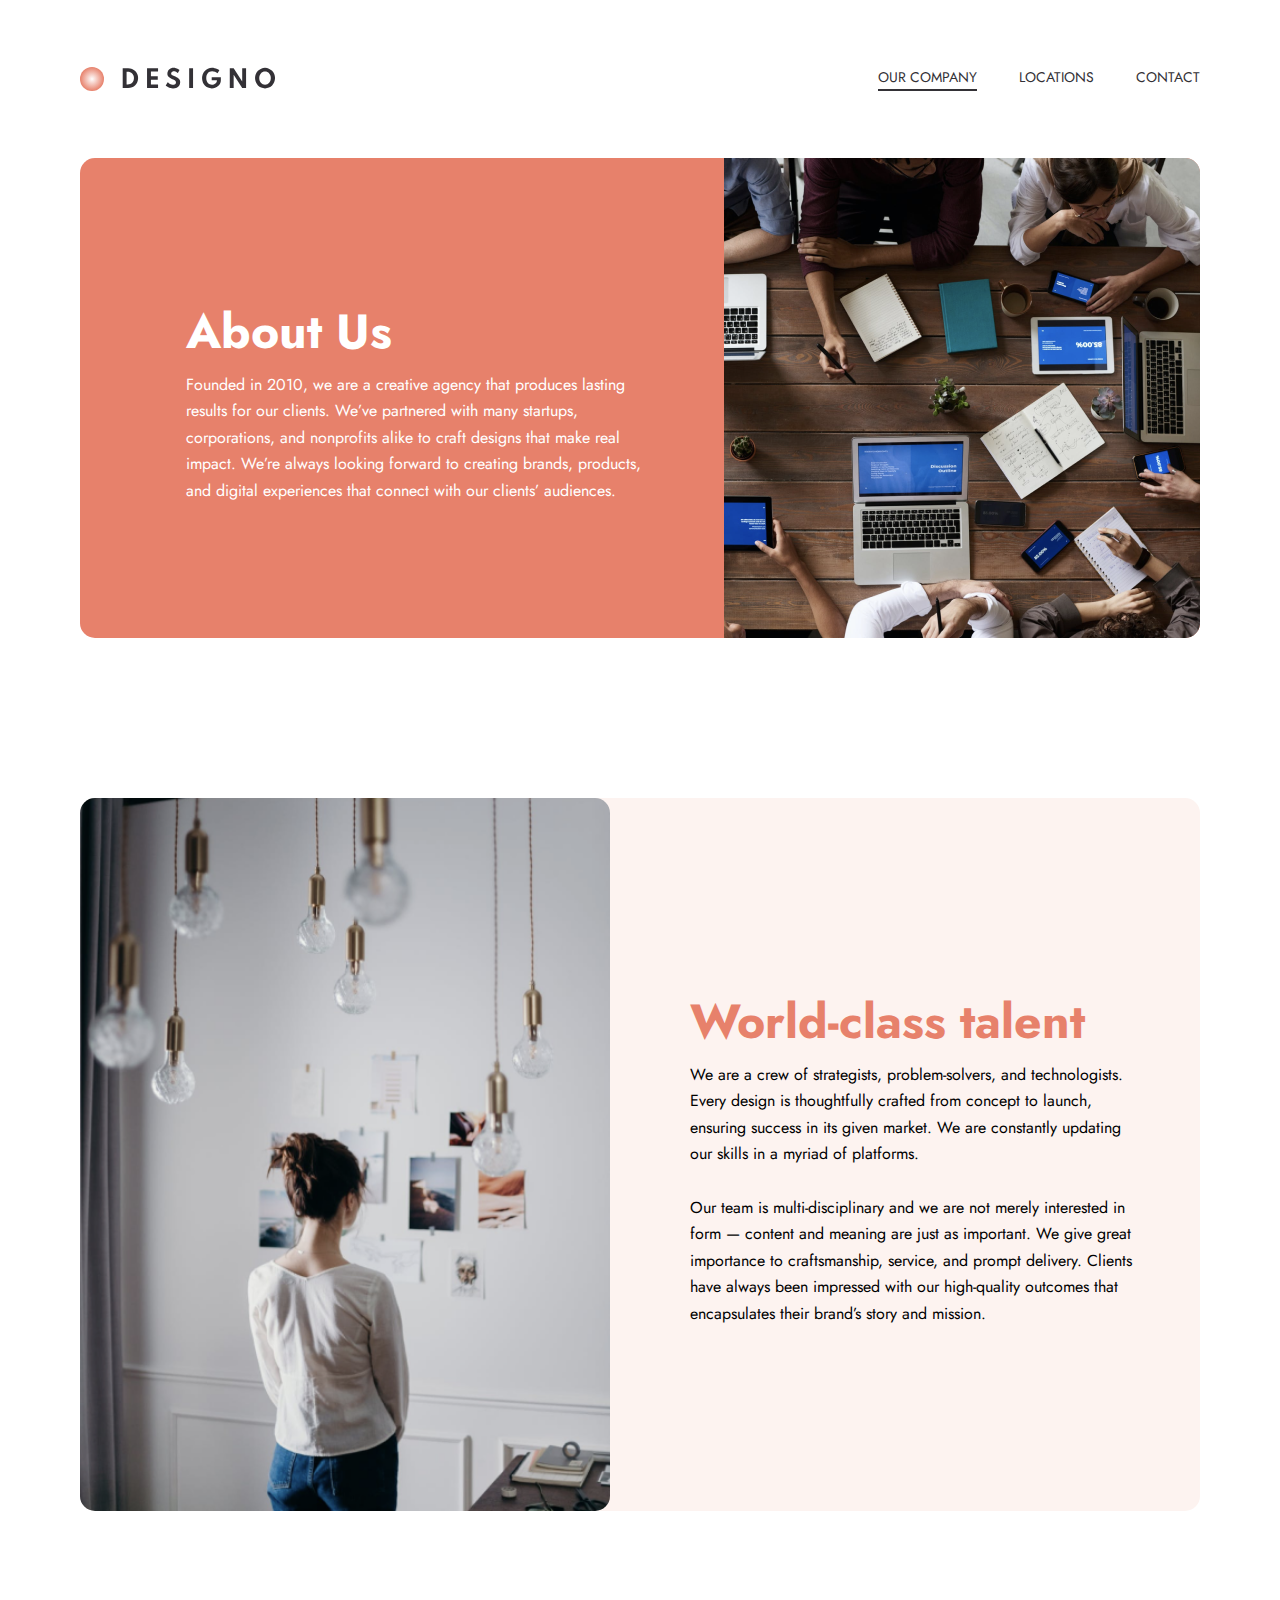
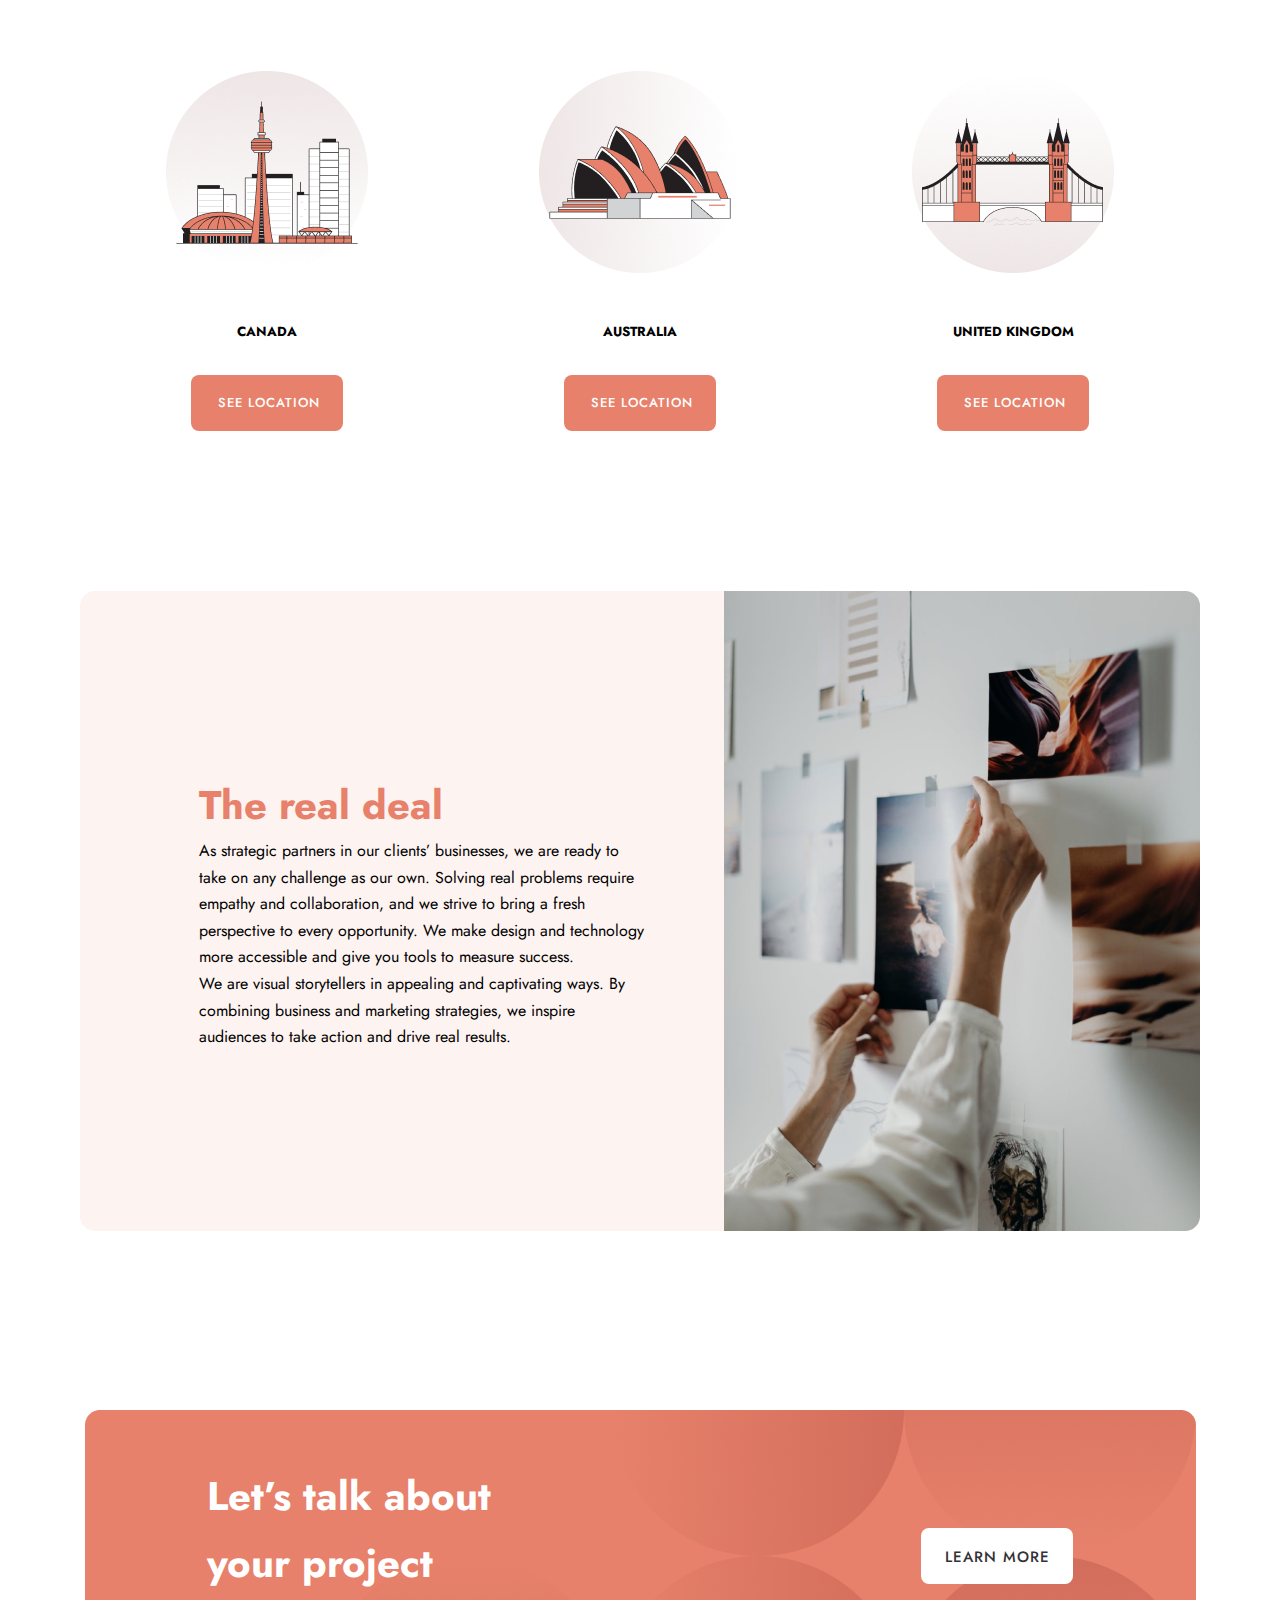
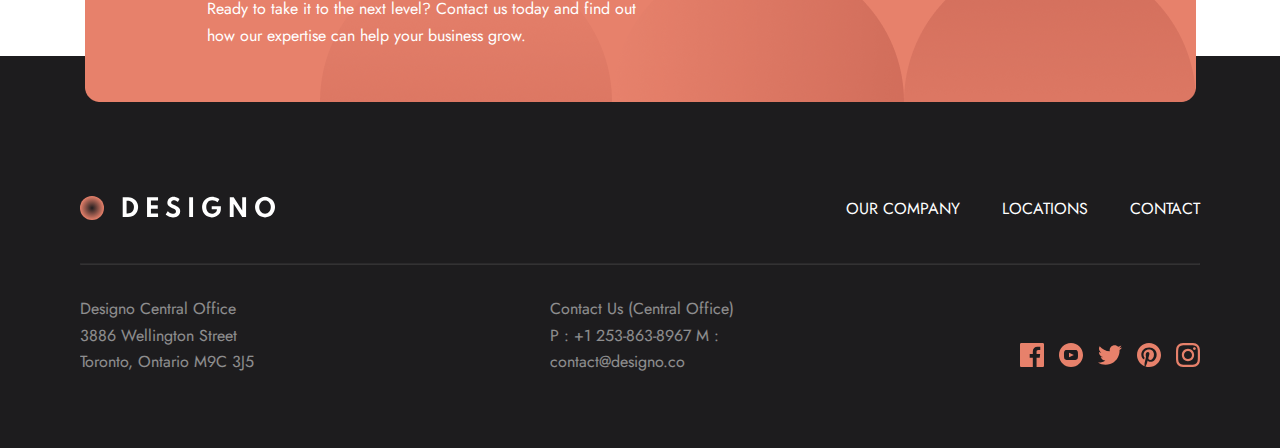
<file: OUR-COMPANY.html>
<!DOCTYPE html>
<html lang="en">
  <head>
    <meta charset="UTF-8" />
    <meta name="viewport" content="width=device-width, initial-scale=1.0" />
    <title>our-company</title>
    <link rel="stylesheet" href="css/style.css" />
    <link
      rel="stylesheet"
      href="https://cdnjs.cloudflare.com/ajax/libs/font-awesome/6.4.2/css/all.min.css"
      integrity="sha512-z3gLpd7yknf1YoNbCzqRKc4qyor8gaKU1qmn+CShxbuBusANI9QpRohGBreCFkKxLhei6S9CQXFEbbKuqLg0DA=="
      crossorigin="anonymous"
      referrerpolicy="no-referrer"
    />
  </head>
  <body>
    <!-- HEADER START -->
    <header class="header">
      <div class="header__container container">
        <a class="site-logo" href="index.html">
          <img
            class="header__logo"
            src="images/site-logo.svg"
            alt="sate-ligo"
            width="196"
            height="24"
          />
        </a>
        <nav class="sitenav">
          <ul class="sitenav__item">
            <li class="sitenav__link">
              <a class="sitenav__linka active" href="OUR-COMPANY.html"
                >OUR COMPANY</a
              >
            </li>
            <li class="sitenav__link">
              <a class="sitenav__linka" href="LOCATIONS.html">LOCATIONS</a>
            </li>
            <li class="sitenav__link">
              <a class="sitenav__linka" href="CONTACT.html">CONTACT</a>
            </li>
          </ul>
        </nav>
        <button class="site-toogler">
          <i class="fa-solid fa-bars"></i>
        </button>
      </div>
    </header>
    <!-- HEADER END -->

    <!-- MAIN START-->
    <main class="main">
      <section class="section-company">
        <div class="section-company__container container">
          <div class="section-company__info-page">
            <div class="section-company__text-info">
              <h1 class="section-company__text-info__h1">About Us</h1>
              <p class="section-company__text-info__pp">
                Founded in 2010, we are a creative agency that produces lasting
                results for our clients. We’ve partnered with many startups,
                corporations, and nonprofits alike to craft designs that make
                real impact. We’re always looking forward to creating brands,
                products, and digital experiences that connect with our clients’
                audiences.
              </p>
            </div>
            <div class="section-company__images-info">
              <img
                class="section-company__images"
                src="images/oboutusimages1.png"
                alt="site"
                width="476"
                height="480"
              />
            </div>
          </div>
        </div>
      </section>
      <section class="section-company">
        <div class="section-company__container container">
          <div class="section-company__info-page2">
            <div class="section-company__text-info">
              <h1 class="section-company__text-info__h12">
                World-class talent
              </h1>
              <p class="section-company__text-info__pp2">
                We are a crew of strategists, problem-solvers, and
                technologists. Every design is thoughtfully crafted from concept
                to launch, ensuring success in its given market. We are
                constantly updating our skills in a myriad of platforms.
                <br />
                <br />
                Our team is multi-disciplinary and we are not merely interested
                in form — content and meaning are just as important. We give
                great importance to craftsmanship, service, and prompt delivery.
                Clients have always been impressed with our high-quality
                outcomes that encapsulates their brand’s story and mission.
              </p>
            </div>
            <div class="section-company__images-info2">
              <img
                class="section-company__images2"
                src="images/oboutusimages2.png"
                alt="site"
                width="476"
                height="713"
              />
            </div>
          </div>
        </div>
      </section>
      <section class="truzim">
        <div class="truzim__container container">
          <div class="truzim__info">
            <img
              class="truzim__images"
              src="images/truzimuz1.png"
              alt="site"
              width="202"
              height="202"
            />
            <h5 class="truzim__h5">CANADA</h5>
            <a class="light-btn btn" href="#">SEE LOCATION</a>
          </div>
          <div class="truzim__info">
            <img
              class="truzim__images"
              src="images/truzimuz2.png"
              alt="site"
              width="202"
              height="202"
            />
            <h5 class="truzim__h5">AUSTRALIA</h5>
            <a class="light-btn btn" href="#">SEE LOCATION</a>
          </div>
          <div class="truzim__info">
            <img
              class="truzim__images"
              src="images/truzimuz3.png"
              alt="site"
              width="202"
              height="202"
            />
            <h5 class="truzim__h5">UNITED KINGDOM</h5>
            <a class="light-btn btn" href="#">SEE LOCATION</a>
          </div>
        </div>
      </section>
      <section class="about-info2">
        <div class="about-info2__container container">
          <div class="about-info2__info">
            <div class="about-info2__title-info">
              <div>
                <h2>The real deal</h2>
                <p>
                  As strategic partners in our clients’ businesses, we are ready
                  to take on any challenge as our own. Solving real problems
                  require empathy and collaboration, and we strive to bring a
                  fresh perspective to every opportunity. We make design and
                  technology more accessible and give you tools to measure
                  success.
                  <br />
                  We are visual storytellers in appealing and captivating ways.
                  By combining business and marketing strategies, we inspire
                  audiences to take action and drive real results.
                </p>
              </div>
              <div>
                <img
                  class="about-info2__images"
                  src="images/doska1.png"
                  alt="site"
                  width="476"
                  height="640"
                />
              </div>
            </div>
          </div>
        </div>
      </section>
      <article class="site-article">
        <section class="pink-info">
          <div class="pink-info__container container">
            <div class="pink-info__bacground-div">
              <div class="pink-info__content">
                <h2 class="pink-info__h2">Let’s talk about your project</h2>
                <p class="pink-info__desription">
                  Ready to take it to the next level? Contact us today and find
                  out how our expertise can help your business grow.
                </p>
              </div>
            </div>
            <a class="dark-btn btn pink-button" href="#">Learn More</a>
          </div>
        </section>
      </article>
    </main>
    <!-- MAIN END-->

    <article class="site-footer">
      <!-- FOOTER START -->
      <footer class="footer">
        <div class="footer__container container">
          <div class="footer__nav">
            <a class="site-logo header__logo2" href="#">
              <img
                class="header__logo"
                src="images/site-logo2.svg"
                alt="sate-ligo"
                width="202"
                height="27"
              />
            </a>
            <nav class="sitenav">
              <ul class="sitenav__item">
                <li class="sitenav__link">
                  <a class="sitenav__linka2" href="OUR-COMPANY.html"
                    >OUR COMPANY</a
                  >
                </li>
                <li class="sitenav__link">
                  <a class="sitenav__linka2" href="LOCATIONS.html">LOCATIONS</a>
                </li>
                <li class="sitenav__link">
                  <a class="sitenav__linka2" href="CONTACT.html">CONTACT</a>
                </li>
              </ul>
            </nav>
          </div>
          <hr class="site-hr" />
          <div class="footer__nav2">
            <div class="footer__nav2__level2">
              <p class="footer__nav2__descriotin">
                <span>Designo Central Office <br /></span>3886 Wellington Street
                Toronto, Ontario M9C 3J5
              </p>
            </div>
            <div class="footer__nav2__level3">
              <p class="footer__nav2__descriotin2">
                Contact Us (Central Office)<br />P : +1 253-863-8967 M :
                contact@designo.co
              </p>
            </div>
            <div class="footer__nav2__svg">
              <a href="#">
                <svg
                  xmlns="http://www.w3.org/2000/svg"
                  width="24"
                  height="24"
                  viewBox="0 0 24 24"
                  fill="none"
                >
                  <path
                    d="M22.675 0H1.325C0.593 0 0 0.593 0 1.325V22.676C0 23.407 0.593 24 1.325 24H12.82V14.706H9.692V11.084H12.82V8.413C12.82 5.313 14.713 3.625 17.479 3.625C18.804 3.625 19.942 3.724 20.274 3.768V7.008L18.356 7.009C16.852 7.009 16.561 7.724 16.561 8.772V11.085H20.148L19.681 14.707H16.561V24H22.677C23.407 24 24 23.407 24 22.675V1.325C24 0.593 23.407 0 22.675 0Z"
                    fill="#E7816B"
                  />
                </svg>
              </a>
              <a href="#">
                <svg
                  xmlns="http://www.w3.org/2000/svg"
                  width="24"
                  height="24"
                  viewBox="0 0 24 24"
                  fill="none"
                >
                  <path
                    fill-rule="evenodd"
                    clip-rule="evenodd"
                    d="M12 0C5.373 0 0 5.373 0 12C0 18.627 5.373 24 12 24C18.627 24 24 18.627 24 12C24 5.373 18.627 0 12 0ZM16.441 16.892C14.339 17.036 9.657 17.036 7.558 16.892C5.282 16.736 5.017 15.622 5 12C5.017 8.371 5.285 7.264 7.558 7.108C9.657 6.964 14.34 6.964 16.441 7.108C18.718 7.264 18.982 8.378 19 12C18.982 15.629 18.715 16.736 16.441 16.892ZM14.917 11.996L10 9.658V14.342L14.917 11.996Z"
                    fill="#E7816B"
                  />
                </svg>
              </a>
              <a href="#">
                <svg
                  xmlns="http://www.w3.org/2000/svg"
                  width="24"
                  height="20"
                  viewBox="0 0 24 20"
                  fill="none"
                >
                  <path
                    d="M24 2.55705C23.117 2.94905 22.168 3.21305 21.172 3.33205C22.189 2.72305 22.97 1.75805 23.337 0.608047C22.386 1.17205 21.332 1.58205 20.21 1.80305C19.313 0.846047 18.032 0.248047 16.616 0.248047C13.437 0.248047 11.101 3.21405 11.819 6.29305C7.728 6.08805 4.1 4.12805 1.671 1.14905C0.381 3.36205 1.002 6.25705 3.194 7.72305C2.388 7.69705 1.628 7.47605 0.965 7.10705C0.911 9.38805 2.546 11.522 4.914 11.997C4.221 12.185 3.462 12.229 2.69 12.081C3.316 14.037 5.134 15.46 7.29 15.5C5.22 17.123 2.612 17.848 0 17.54C2.179 18.937 4.768 19.752 7.548 19.752C16.69 19.752 21.855 12.031 21.543 5.10605C22.505 4.41105 23.34 3.54405 24 2.55705Z"
                    fill="#E7816B"
                  />
                </svg>
              </a>
              <a href="#">
                <svg
                  xmlns="http://www.w3.org/2000/svg"
                  width="24"
                  height="24"
                  viewBox="0 0 24 24"
                  fill="none"
                >
                  <path
                    d="M12 0C5.373 0 0 5.372 0 12C0 17.084 3.163 21.426 7.627 23.174C7.522 22.225 7.427 20.769 7.669 19.733C7.887 18.796 9.076 13.768 9.076 13.768C9.076 13.768 8.717 13.049 8.717 11.986C8.717 10.318 9.684 9.072 10.888 9.072C11.911 9.072 12.406 9.841 12.406 10.762C12.406 11.791 11.751 13.33 11.412 14.757C11.129 15.951 12.011 16.926 13.189 16.926C15.322 16.926 16.961 14.677 16.961 11.431C16.961 8.558 14.897 6.549 11.949 6.549C8.535 6.549 6.531 9.11 6.531 11.756C6.531 12.787 6.928 13.894 7.424 14.494C7.522 14.613 7.536 14.718 7.507 14.839L7.174 16.199C7.121 16.419 7 16.466 6.772 16.36C5.273 15.662 4.336 13.471 4.336 11.711C4.336 7.926 7.086 4.449 12.265 4.449C16.428 4.449 19.663 7.416 19.663 11.38C19.663 15.516 17.056 18.844 13.436 18.844C12.22 18.844 11.077 18.213 10.686 17.466L9.938 20.319C9.667 21.362 8.936 22.669 8.446 23.465C9.57 23.812 10.763 24 12 24C18.627 24 24 18.627 24 12C24 5.372 18.627 0 12 0Z"
                    fill="#E7816B"
                  />
                </svg>
              </a>
              <a href="#">
                <svg
                  xmlns="http://www.w3.org/2000/svg"
                  width="24"
                  height="24"
                  viewBox="0 0 24 24"
                  fill="none"
                >
                  <path
                    fill-rule="evenodd"
                    clip-rule="evenodd"
                    d="M12 0C8.741 0 8.333 0.014 7.053 0.072C2.695 0.272 0.273 2.69 0.073 7.052C0.014 8.333 0 8.741 0 12C0 15.259 0.014 15.668 0.072 16.948C0.272 21.306 2.69 23.728 7.052 23.928C8.333 23.986 8.741 24 12 24C15.259 24 15.668 23.986 16.948 23.928C21.302 23.728 23.73 21.31 23.927 16.948C23.986 15.668 24 15.259 24 12C24 8.741 23.986 8.333 23.928 7.053C23.732 2.699 21.311 0.273 16.949 0.073C15.668 0.014 15.259 0 12 0ZM12 2.163C15.204 2.163 15.584 2.175 16.85 2.233C20.102 2.381 21.621 3.924 21.769 7.152C21.827 8.417 21.838 8.797 21.838 12.001C21.838 15.206 21.826 15.585 21.769 16.85C21.62 20.075 20.105 21.621 16.85 21.769C15.584 21.827 15.206 21.839 12 21.839C8.796 21.839 8.416 21.827 7.151 21.769C3.891 21.62 2.38 20.07 2.232 16.849C2.174 15.584 2.162 15.205 2.162 12C2.162 8.796 2.175 8.417 2.232 7.151C2.381 3.924 3.896 2.38 7.151 2.232C8.417 2.175 8.796 2.163 12 2.163ZM5.838 12C5.838 8.597 8.597 5.838 12 5.838C15.403 5.838 18.162 8.597 18.162 12C18.162 15.404 15.403 18.163 12 18.163C8.597 18.163 5.838 15.403 5.838 12ZM12 16C9.791 16 8 14.21 8 12C8 9.791 9.791 8 12 8C14.209 8 16 9.791 16 12C16 14.21 14.209 16 12 16ZM16.965 5.595C16.965 4.8 17.61 4.155 18.406 4.155C19.201 4.155 19.845 4.8 19.845 5.595C19.845 6.39 19.201 7.035 18.406 7.035C17.61 7.035 16.965 6.39 16.965 5.595Z"
                    fill="#E7816B"
                  />
                </svg>
              </a>
            </div>
          </div>
        </div>
      </footer>
      <!-- FOOTER END -->
    </article>
  </body>
</html>
</file>
<file: css/style.css>
/*! normalize.css v8.0.1 | MIT License | github.com/necolas/normalize.css */
/* Document
   ========================================================================== */
/**
 * 1. Correct the line height in all browsers.
 * 2. Prevent adjustments of font size after orientation changes in iOS.
 */
html {
  line-height: 1.15; /* 1 */
  -webkit-text-size-adjust: 100%; /* 2 */
}

/* Sections
   ========================================================================== */
/**
 * Remove the margin in all browsers.
 */
body {
  margin: 0;
}

/**
 * Render the `main` element consistently in IE.
 */
main {
  display: block;
}

/**
 * Correct the font size and margin on `h1` elements within `section` and
 * `article` contexts in Chrome, Firefox, and Safari.
 */
h1 {
  font-size: 2em;
  margin: 0.67em 0;
}

/* Grouping content
   ========================================================================== */
/**
 * 1. Add the correct box sizing in Firefox.
 * 2. Show the overflow in Edge and IE.
 */
hr {
  box-sizing: content-box; /* 1 */
  height: 0; /* 1 */
  overflow: visible; /* 2 */
}

/**
 * 1. Correct the inheritance and scaling of font size in all browsers.
 * 2. Correct the odd `em` font sizing in all browsers.
 */
pre {
  font-family: monospace, monospace; /* 1 */
  font-size: 1em; /* 2 */
}

/* Text-level semantics
   ========================================================================== */
/**
 * Remove the gray background on active links in IE 10.
 */
a {
  background-color: transparent;
}

/**
 * 1. Remove the bottom border in Chrome 57-
 * 2. Add the correct text decoration in Chrome, Edge, IE, Opera, and Safari.
 */
abbr[title] {
  border-bottom: none; /* 1 */
  text-decoration: underline; /* 2 */
  -webkit-text-decoration: underline dotted;
          text-decoration: underline dotted; /* 2 */
}

/**
 * Add the correct font weight in Chrome, Edge, and Safari.
 */
b,
strong {
  font-weight: bolder;
}

/**
 * 1. Correct the inheritance and scaling of font size in all browsers.
 * 2. Correct the odd `em` font sizing in all browsers.
 */
code,
kbd,
samp {
  font-family: monospace, monospace; /* 1 */
  font-size: 1em; /* 2 */
}

/**
 * Add the correct font size in all browsers.
 */
small {
  font-size: 80%;
}

/**
 * Prevent `sub` and `sup` elements from affecting the line height in
 * all browsers.
 */
sub,
sup {
  font-size: 75%;
  line-height: 0;
  position: relative;
  vertical-align: baseline;
}

sub {
  bottom: -0.25em;
}

sup {
  top: -0.5em;
}

/* Embedded content
   ========================================================================== */
/**
 * Remove the border on images inside links in IE 10.
 */
img {
  border-style: none;
}

/* Forms
   ========================================================================== */
/**
 * 1. Change the font styles in all browsers.
 * 2. Remove the margin in Firefox and Safari.
 */
button,
input,
optgroup,
select,
textarea {
  font-family: inherit; /* 1 */
  font-size: 100%; /* 1 */
  line-height: 1.15; /* 1 */
  margin: 0; /* 2 */
}

/**
 * Show the overflow in IE.
 * 1. Show the overflow in Edge.
 */
button,
input { /* 1 */
  overflow: visible;
}

/**
 * Remove the inheritance of text transform in Edge, Firefox, and IE.
 * 1. Remove the inheritance of text transform in Firefox.
 */
button,
select { /* 1 */
  text-transform: none;
}

/**
 * Correct the inability to style clickable types in iOS and Safari.
 */
button,
[type=button],
[type=reset],
[type=submit] {
  -webkit-appearance: button;
}

/**
 * Remove the inner border and padding in Firefox.
 */
button::-moz-focus-inner,
[type=button]::-moz-focus-inner,
[type=reset]::-moz-focus-inner,
[type=submit]::-moz-focus-inner {
  border-style: none;
  padding: 0;
}

/**
 * Restore the focus styles unset by the previous rule.
 */
button:-moz-focusring,
[type=button]:-moz-focusring,
[type=reset]:-moz-focusring,
[type=submit]:-moz-focusring {
  outline: 1px dotted ButtonText;
}

/**
 * Correct the padding in Firefox.
 */
fieldset {
  padding: 0.35em 0.75em 0.625em;
}

/**
 * 1. Correct the text wrapping in Edge and IE.
 * 2. Correct the color inheritance from `fieldset` elements in IE.
 * 3. Remove the padding so developers are not caught out when they zero out
 *    `fieldset` elements in all browsers.
 */
legend {
  box-sizing: border-box; /* 1 */
  color: inherit; /* 2 */
  display: table; /* 1 */
  max-width: 100%; /* 1 */
  padding: 0; /* 3 */
  white-space: normal; /* 1 */
}

/**
 * Add the correct vertical alignment in Chrome, Firefox, and Opera.
 */
progress {
  vertical-align: baseline;
}

/**
 * Remove the default vertical scrollbar in IE 10+.
 */
textarea {
  overflow: auto;
}

/**
 * 1. Add the correct box sizing in IE 10.
 * 2. Remove the padding in IE 10.
 */
[type=checkbox],
[type=radio] {
  box-sizing: border-box; /* 1 */
  padding: 0; /* 2 */
}

/**
 * Correct the cursor style of increment and decrement buttons in Chrome.
 */
[type=number]::-webkit-inner-spin-button,
[type=number]::-webkit-outer-spin-button {
  height: auto;
}

/**
 * 1. Correct the odd appearance in Chrome and Safari.
 * 2. Correct the outline style in Safari.
 */
[type=search] {
  -webkit-appearance: textfield; /* 1 */
  outline-offset: -2px; /* 2 */
}

/**
 * Remove the inner padding in Chrome and Safari on macOS.
 */
[type=search]::-webkit-search-decoration {
  -webkit-appearance: none;
}

/**
 * 1. Correct the inability to style clickable types in iOS and Safari.
 * 2. Change font properties to `inherit` in Safari.
 */
::-webkit-file-upload-button {
  -webkit-appearance: button; /* 1 */
  font: inherit; /* 2 */
}

/* Interactive
   ========================================================================== */
/*
 * Add the correct display in Edge, IE 10+, and Firefox.
 */
details {
  display: block;
}

/*
 * Add the correct display in all browsers.
 */
summary {
  display: list-item;
}

/* Misc
   ========================================================================== */
/**
 * Add the correct display in IE 10+.
 */
template {
  display: none;
}

/**
 * Add the correct display in IE 10.
 */
[hidden] {
  display: none;
}

*,
*::after,
*::before {
  margin: 0;
  padding: 0;
  box-sizing: border-box;
}

html {
  scroll-behavior: smooth;
  font-size: 62.5%;
  height: 100%;
}

img {
  display: flex;
  -o-object-fit: cover;
     object-fit: cover; /* contain */
}

a {
  text-decoration: none;
  display: inline-block;
}

ul,
ol {
  list-style: none;
}

h1,
h2,
h3,
h4,
h5,
h6 {
  margin: 0;
}

body {
  display: flex;
  flex-direction: column;
  height: 100%;
}

.container {
  width: 100%;
  max-width: 1210px;
  margin-left: auto;
  margin-right: auto;
  padding-left: 4.5rem;
  padding-right: 4.5rem;
}

.active {
  color: #333136 !important;
  border-bottom: 2px solid #333136;
}

/* jost-regular - latin */
@font-face {
  font-display: swap; /* Check https://developer.mozilla.org/en-US/docs/Web/CSS/@font-face/font-display for other options. */
  font-family: "Jost";
  font-style: normal;
  font-weight: 400;
  src: url("../fonts/jost-v14-latin-regular.woff2") format("woff2"); /* Chrome 36+, Opera 23+, Firefox 39+, Safari 12+, iOS 10+ */
}
/* jost-500 - latin */
@font-face {
  font-display: swap; /* Check https://developer.mozilla.org/en-US/docs/Web/CSS/@font-face/font-display for other options. */
  font-family: "Jost";
  font-style: normal;
  font-weight: 500;
  src: url("../fonts/jost-v14-latin-500.woff2") format("woff2"); /* Chrome 36+, Opera 23+, Firefox 39+, Safari 12+, iOS 10+ */
}
/* jost-700 - latin */
@font-face {
  font-display: swap; /* Check https://developer.mozilla.org/en-US/docs/Web/CSS/@font-face/font-display for other options. */
  font-family: "Jost";
  font-style: normal;
  font-weight: 700;
  src: url("../fonts/jost-v14-latin-700.woff2") format("woff2"); /* Chrome 36+, Opera 23+, Firefox 39+, Safari 12+, iOS 10+ */
}
body {
  font-size: 1.6rem;
  font-weight: 400;
  line-height: 1.66;
  font-family: "Jost", sars-serif;
}

.h1,
h2,
h3 {
  font-size: 4.8rem;
  font-family: "Jost", sars-serif;
}

h1 {
  font-size: 4.8rem;
  letter-spacing: 1.2;
}

h2 {
  font-size: 4rem;
  letter-spacing: 1.2;
}

h3 {
  font-size: 2rem;
  letter-spacing: 1.3;
}

.btn {
  width: 100%;
  max-width: 152px;
  height: 56px;
  padding-top: 1.8rem;
  padding-bottom: 1.6rem;
  padding-left: 2.4rem;
  padding-right: 2rem;
  font-size: 1.5rem;
  font-weight: 500;
  letter-spacing: 1px;
  text-transform: uppercase;
  line-height: normal;
  border-radius: 0.8rem;
}

.dark-btn {
  background-color: #ffffff;
  color: #333136;
  transition: 0.3s;
}

.dark-btn:hover {
  background-color: #ffad9b;
  color: #ffffff;
}

.light-btn {
  background-color: #e7816b;
  color: #ffffff;
  transition: 0.3s;
  font-size: 1.3rem;
}

.light-btn:hover {
  background-color: #ffad9b;
  color: #ffffff;
}

.web-btn__inner-wrapper {
  display: flex;
  align-items: center;
  gap: 1rem;
  font-size: 1rem;
}

.web-btn__text {
  color: #ffffff;
}

.web-btn__icon img {
  width: 5px;
  height: 10px;
}

.header__container {
  display: flex;
  align-items: end;
  justify-content: space-between;
  padding-top: 6.4rem;
  padding-bottom: 6.7rem;
}

.sitenav__item {
  display: flex;
  gap: 4.2rem;
}

.sitenav__linka {
  color: #333136;
}

.sitenav__linka {
  position: relative;
  font-size: 1.4rem;
}

.site-toogler {
  border: 0;
  background: none;
  width: 24px;
  height: 24px;
  color: #1d1c1e;
  display: none;
}

.sitenav__linka::before {
  content: "";
  position: absolute;
  bottom: -2px;
  height: 2px;
  width: 0;
  background-color: #333136;
  transition: width 0.3s ease;
}

.sitenav__linka:hover::before {
  width: 100%;
}

@media screen and (max-width: 646px) {
  .sitenav__item {
    gap: 2rem;
  }
  .sitenav__linka {
    font-size: 1.3rem;
  }
}
@media screen and (max-width: 564px) {
  .sitenav__item {
    gap: 1.7rem;
  }
  .sitenav__linka {
    font-size: 1.1rem;
  }
}
@media screen and (max-width: 520px) {
  .sitenav__item {
    gap: 1.6rem;
  }
  .sitenav__linka {
    font-size: 1rem;
  }
}
@media screen and (max-width: 490px) {
  .sitenav__item {
    gap: 1.2rem;
  }
  .sitenav__linka {
    font-size: 0.8rem;
  }
}
@media screen and (max-width: 375px) {
  .sitenav {
    display: none;
  }
  .footer__nav {
    flex-direction: column;
  }
  .sitenav2 {
    display: block;
  }
  .sitenav__item {
    flex-direction: column;
    gap: 3.2rem;
  }
  .logo2 {
    margin-top: -10rem;
  }
  .site-toogler {
    display: block;
  }
  .header__container {
    padding-top: 3.5rem;
    padding-bottom: 3.4rem;
  }
}
.site-hero {
  background-color: #e7816b;
}

.site-hero__container {
  display: flex;
  align-items: start;
  justify-content: space-around;
  background-image: url(../../images/shar.png);
  background-size: 60%;
  background-position: right;
  background-repeat: no-repeat;
}

.site-hero__content {
  padding-top: 14.5rem;
  padding-bottom: 14.5rem;
}

.site-hero__title {
  width: 100%;
  max-width: 540px;
  margin-bottom: 1.1rem;
  color: #ffffff;
}

.site-hero__description {
  width: 100%;
  max-width: 445px;
  margin-bottom: 4rem;
  color: #ffffff;
}

.site-hero__imges {
  align-self: flex-end;
}

@media screen and (max-width: 768px) {
  .site-hero__container {
    flex-direction: column;
    align-items: center;
    text-align: center;
    background-size: 100%;
    background-position: center right -200px;
    background-repeat: no-repeat;
  }
  .site-hero__description {
    margin-left: auto;
    margin-right: auto;
  }
  .site-hero__imges {
    margin-left: auto;
    margin-right: auto;
  }
  .site-hero__content {
    margin-top: -7rem;
  }
}
@media screen and (max-width: 775px) {
  .site-hero__container {
    background-size: 150%;
    background-position: center right -200px;
    background-repeat: no-repeat;
  }
  .site-hero__title {
    width: 100%;
    max-width: 327px;
    font-size: 2.5rem;
  }
  .site-hero__description {
    width: 100%;
    max-width: 327px;
    font-size: 1.3rem;
  }
}
.footer {
  background-color: #1d1c1e;
}

.footer__container {
  padding-top: 14rem;
  padding-bottom: 7.2rem;
}

.footer__nav {
  display: flex;
  align-items: center;
  justify-content: space-between;
}

.sitenav__linka2 {
  color: #ffffff;
}

.site-hr {
  margin-top: 4rem;
  opacity: 0.1;
  background: #ffffff;
}

.footer__nav2 {
  margin-top: 3.1rem;
  display: flex;
  justify-content: space-between;
}

.footer__nav2__descriotin {
  width: 100%;
  max-width: 200px;
  color: #ffffff;
  opacity: 0.5;
}

.footer__nav2__descriotin2 {
  width: 100%;
  max-width: 200px;
  color: #ffffff;
  opacity: 0.5;
}

.footer__nav2__svg {
  align-self: flex-end;
  display: flex;
  transition: 0.3s;
  align-items: center;
  gap: 1.5rem;
}

.footer__nav2__svg a:hover svg path {
  fill: #ffad9b;
}

.footer__nav2__svg a svg {
  gap: 10rem;
}

@media screen and (max-width: 375px) {
  .footer {
    text-align: center;
    flex-direction: column;
  }
  .footer__nav2 {
    flex-direction: column;
  }
  .header__logo2 {
    margin-left: auto;
    margin-right: auto;
  }
  .footer__nav2__level2 {
    margin-bottom: 4rem;
  }
  .footer__nav2__descriotin {
    margin-left: auto;
    margin-right: auto;
  }
  .footer__nav2__descriotin2 {
    margin-left: auto;
    margin-right: auto;
  }
  .footer__nav2__svg {
    margin-top: 4rem;
    margin-left: auto;
    margin-right: auto;
  }
}
main {
  flex-grow: 1;
}

.web-design__container {
  padding-top: 16rem;
  padding-bottom: 16rem;
  display: flex;
  align-items: center;
  justify-content: space-around;
}

.web-design__right-img {
  background-image: url(../../images/qoraygan-noutbuk1.png);
  background-repeat: no-repeat;
  width: 541px;
  height: 640px;
  text-align: center;
  border-radius: 15px;
  transition: 0.3s;
}

.web-design__right-img:hover {
  cursor: pointer;
  opacity: 0.8;
}

.web-design__h2 {
  color: #ffffff;
  padding-top: 27.3rem;
}

.left-img {
  background-image: url(../../images/qoraygan-telepon.png);
  background-repeat: no-repeat;
  width: 541px;
  height: 308px;
  text-align: center;
  border-radius: 15px;
  margin-bottom: 2.4rem;
  transition: 0.3s;
}

.left-img:hover {
  cursor: pointer;
  opacity: 0.8;
}

.left-img__h2 {
  color: #ffffff;
  padding-top: 10.7rem;
}

.left-img2 {
  background-image: url(../../images/qoraygan-xxxx.png);
  background-repeat: no-repeat;
  width: 541px;
  height: 308px;
  text-align: center;
  border-radius: 15px;
  transition: 0.3s;
}

.left-img2:hover {
  cursor: pointer;
  opacity: 0.8;
}

.left-img2__h2 {
  color: #ffffff;
  padding-top: 10.7rem;
}

@media screen and (max-width: 1177px) {
  .web-design__right-img {
    margin-right: 1.5rem;
  }
}
@media screen and (max-width: 768px) {
  .web-design__container {
    flex-direction: column;
  }
  .web-design__right-img {
    background-image: url(../../images/qoraygan-noutbuk1-tablet.png);
    width: 100%;
    max-width: 689px;
    background-repeat: no-repeat;
    text-align: center;
  }
  .web-design__h2 {
    padding: 0;
    padding-top: 5.3rem;
  }
  .left-img {
    background-image: url(../../images/qoraygan-telepon-tablet.png);
    background-repeat: no-repeat;
    width: 100%;
    max-width: 689px;
  }
  .left-img__h2 {
    padding: 0;
    padding-top: 5.3rem;
  }
  .left-img2 {
    background-image: url(../../images/qoraygan-xxxx-table.png);
    background-repeat: no-repeat;
    width: 100%;
    max-width: 689px;
    text-align: center;
  }
  .left-img2__h2 {
    padding: 0;
    padding-top: 5.3rem;
  }
  .web-design__container {
    align-items: center;
  }
  .web-design__left-img {
    width: 100%;
  }
  .web-design__right-img {
    margin: 0;
    margin-bottom: -40rem;
  }
  .left-img2 {
    margin: 0;
    margin-top: -10rem;
  }
}
.info-img__container {
  display: flex;
  justify-content: space-between;
  padding-bottom: 16rem;
  background-image: url(../../images/shar2.png);
  background-repeat: no-repeat;
  background-position: right 0 top 100px;
  background-size: 70%;
}

.info-img__images {
  margin-left: auto;
  margin-right: auto;
  margin-bottom: 4.8rem;
}

.info-img__h3 {
  color: #333136;
  font-weight: normal;
  letter-spacing: 5px;
  text-align: center;
  width: 100%;
  max-width: 350px;
  margin-bottom: 3.2rem;
}

.info-img__description {
  width: 100%;
  max-width: 350px;
  text-align: center;
}

@media screen and (max-width: 768px) {
  .info-img__content {
    display: flex;
    gap: 4.8rem;
  }
  .info-img__container {
    flex-direction: column;
    background-image: none;
  }
  .info-img__description {
    text-align: left;
    font-size: 1.2rem;
    width: 100%;
    max-width: 439px;
  }
  .info-img__h3 {
    text-align: left;
  }
}
@media screen and (max-width: 375px) {
  .info-img__content {
    flex-direction: column;
  }
  .info-img__h3 {
    text-align: center;
  }
  .info-img__description {
    text-align: center;
  }
  .info-img__content {
    margin-bottom: 8rem;
  }
}
.pink-info__container {
  display: flex;
  align-items: center;
  justify-content: space-around;
  padding-top: 7.2rem;
  padding-bottom: 7.2rem;
  background-image: url(../../images/bac-pink-color.png);
  background-position: center;
  background-repeat: no-repeat;
}

.pink-info__container {
  margin-bottom: -6.5rem;
  position: relative;
  z-index: 1;
}

.pink-info__h2 {
  width: 100%;
  max-width: 368px;
  color: #ffffff;
}

.pink-info__desription {
  width: 100%;
  max-width: 459px;
  color: #ffffff;
}

@media screen and (max-width: 524px) {
  .pink-info__h2 {
    font-size: 3rem;
  }
  .pink-info__desription {
    font-size: 1.4rem;
  }
}
@media screen and (max-width: 768px) {
  .pink-info__container {
    flex-direction: column;
    text-align: center;
  }
  .pink-info__h2 {
    font-size: 4rem;
    margin-left: auto;
    margin-right: auto;
  }
  .pink-info__desription {
    font-size: 1.4rem;
    margin-bottom: 2rem;
  }
  .pink-button {
    margin-bottom: 2rem;
  }
}
.section-company__info-page {
  background-color: #e7816b;
  display: flex;
  align-items: center;
  justify-content: end;
  gap: 8rem;
  border-radius: 15px;
  margin-bottom: 16rem;
}

.section-company__text-info__h1 {
  color: #ffffff;
}

.section-company__text-info__pp {
  width: 100%;
  max-width: 458px;
  color: #ffffff;
}

.section-company__images-info2 {
  order: -1;
}

.section-company__info-page2 {
  justify-content: baseline;
  background-color: #fdf3f0;
  display: flex;
  align-items: center;
  gap: 8rem;
  border-radius: 15px;
}

.section-company__images2 {
  border-radius: 15px;
  width: 100%;
}

.section-company__images {
  width: 100%;
}

.section-company__text-info__h12 {
  color: #e7816b;
}

.section-company__text-info__pp2 {
  width: 100%;
  max-width: 445px;
}

@media screen and (max-width: 768px) {
  .section-company__info-page {
    flex-direction: column-reverse;
    text-align: center;
  }
  .section-company__info-page2 {
    flex-direction: column;
    text-align: center;
  }
  .truzim__container {
    flex-direction: column;
  }
  .truzim__images {
    margin-left: auto;
    margin-right: auto;
  }
  .truzim__info {
    margin-bottom: 5rem;
  }
  .about-info2__title-info {
    flex-direction: column-reverse;
    text-align: center;
  }
}
@media screen and (max-width: 375px) {
  .section-company__text-info__h1 {
    font-size: 3.2rem;
  }
  .section-company__text-info {
    font-size: 1.2rem;
    width: 100%;
    max-width: 327px;
    margin-bottom: 2rem;
  }
  .truzim__container {
    flex-direction: column;
  }
  .truzim__info {
    margin-bottom: 5rem;
  }
  .about-info2__title-info {
    flex-direction: column-reverse;
    text-align: center;
  }
}
.truzim__container {
  padding-top: 16rem;
  padding-bottom: 16rem;
  display: flex;
  justify-content: space-around;
  text-align: center;
}

.truzim__images {
  margin-bottom: 4.8rem;
}

.truzim__h5 {
  margin-bottom: 3.2rem;
}

.about-info2 {
  margin-bottom: 16rem;
}

.about-info2__info {
  background-color: #fdf3f0;
  border-radius: 15px;
}

.about-info2__title-info {
  display: flex;
  align-items: center;
  justify-content: end;
  gap: 8rem;
}

.about-info2__images {
  width: 100%;
}

.about-info2__title-info p {
  width: 100%;
  max-width: 445px;
}

.about-info2__title-info h2 {
  color: #e7816b;
}

.contact__registratsiya {
  width: 1111px;
  height: 480px;
  padding-top: 14rem;
  padding-bottom: 16rem;
  display: flex;
  justify-content: space-around;
  align-items: center;
  background-color: #e7816b;
  border-radius: 15px;
}

input {
  color: black;
}

.contact__content__title {
  color: #ffffff;
  margin-bottom: 3.2rem;
}

.contact__content__description {
  width: 100%;
  max-width: 445px;
  color: #ffffff;
}

.input {
  display: flex;
  padding-left: 1.6rem;
  padding-top: 2.5rem;
  padding-bottom: 2.1rem;
  background: none;
  border: none;
  caret-color: black;
  outline: none;
  cursor: pointer;
}

::-moz-placeholder {
  color: #ffffff;
  opacity: 0.5;
}

::placeholder {
  color: #ffffff;
  opacity: 0.5;
}

.hr {
  border-top: none;
  opacity: 0.5;
}

.katta__input {
  width: 380px;
  height: 102px;
  padding-top: 2rem;
  padding-bottom: 1.2rem;
  padding: 1.6rem;
  background: none;
  border: none;
  outline: none;
  caret-color: black;
  cursor: pointer;
}

.regis-but {
  padding-left: 2rem;
}

.site-button {
  position: relative;
  right: -23rem;
}

@media screen and (max-width: 1383px) {
  .contact__registratsiya {
    width: 90%;
    margin-left: auto;
    margin-right: auto;
  }
}
@media screen and (max-width: 875px) {
  .contact__registratsiya {
    width: 90%;
    margin-left: auto;
    margin-right: auto;
  }
  .contact__content__description {
    font-size: 1.2rem;
    margin: 0;
  }
  .contact__content__title {
    font-size: 3.8rem;
    margin: 0;
  }
}
@media screen and (max-width: 768px) {
  .contact__registratsiya {
    text-align: left;
    flex-direction: column;
  }
}
@media screen and (max-width: 375px) {
  .contact__registratsiya {
    text-align: center;
    flex-direction: column;
  }
  .contact__registir {
    width: 100%;
  }
}
@media screen and (max-width: 429px) {
  .contact__registir {
    width: 100%;
  }
  .site-button {
    position: relative;
    left: -1rem;
    margin-top: -2.2rem;
  }
  .regis-but {
    padding-right: 20rem;
  }
  .contact__content__title {
    font-size: 2.5rem;
    margin-top: 5rem;
  }
  .contact__content__description {
    font-size: 1.2rem;
    padding: 1rem;
  }
  .contact__registratsiya {
    height: 550px;
  }
}
.lokatsiya-info__container {
  display: flex;
  justify-content: space-between;
  align-items: center;
  order: 1;
}

.iframe {
  order: -1;
}

.lokatsiya-info {
  margin-bottom: 3.2rem;
}

.lokatsiya-info__div2 {
  display: flex;
}

.lokatsiya-info__div1 {
  border-radius: 15px;
  background: #fdf3f0;
  width: 730px;
  height: 326px;
}

.lokatsiya-info__sp h2 {
  color: #ffad9b;
  margin-top: 9.7rem;
  margin-left: 9.6rem;
  margin-bottom: 2.4rem;
}

.lokatsiya-info__spdiv {
  width: 100%;
  max-width: 255px;
  margin-left: 9.6rem;
}

.sp {
  font-weight: 700;
}

@media screen and (max-width: 1177px) {
  .lokatsiya-info__div {
    margin-left: 1.5rem;
  }
  .lokatsiya-info__spdiv {
    margin: 0;
  }
  .lokatsiya-info__sp h2 {
    margin: 0;
    font-size: 2.3rem;
  }
  .lokatsiya-info__div1 {
    width: 100%;
  }
}
@media screen and (max-width: 768px) {
  .lokatsiya-info__container {
    flex-direction: column-reverse;
  }
  .lokatsiya-info__div1 {
    width: 100%;
    padding-top: 5rem;
    padding-left: 10rem;
  }
  .lokatsiya-info__div iframe {
    width: auto;
    margin-left: auto;
    margin-right: auto;
  }
}
@media screen and (max-width: 375px) {
  .lokatsiya-info__div2 {
    flex-direction: column;
  }
  .lokatsiya-info__container {
    text-align: center;
  }
  .lokatsiya-info__sp h2 {
    margin-left: auto;
    margin-right: auto;
  }
  .lokatsiya-info__div1 {
    padding: 0;
  }
}/*# sourceMappingURL=style.css.map */
</file>
